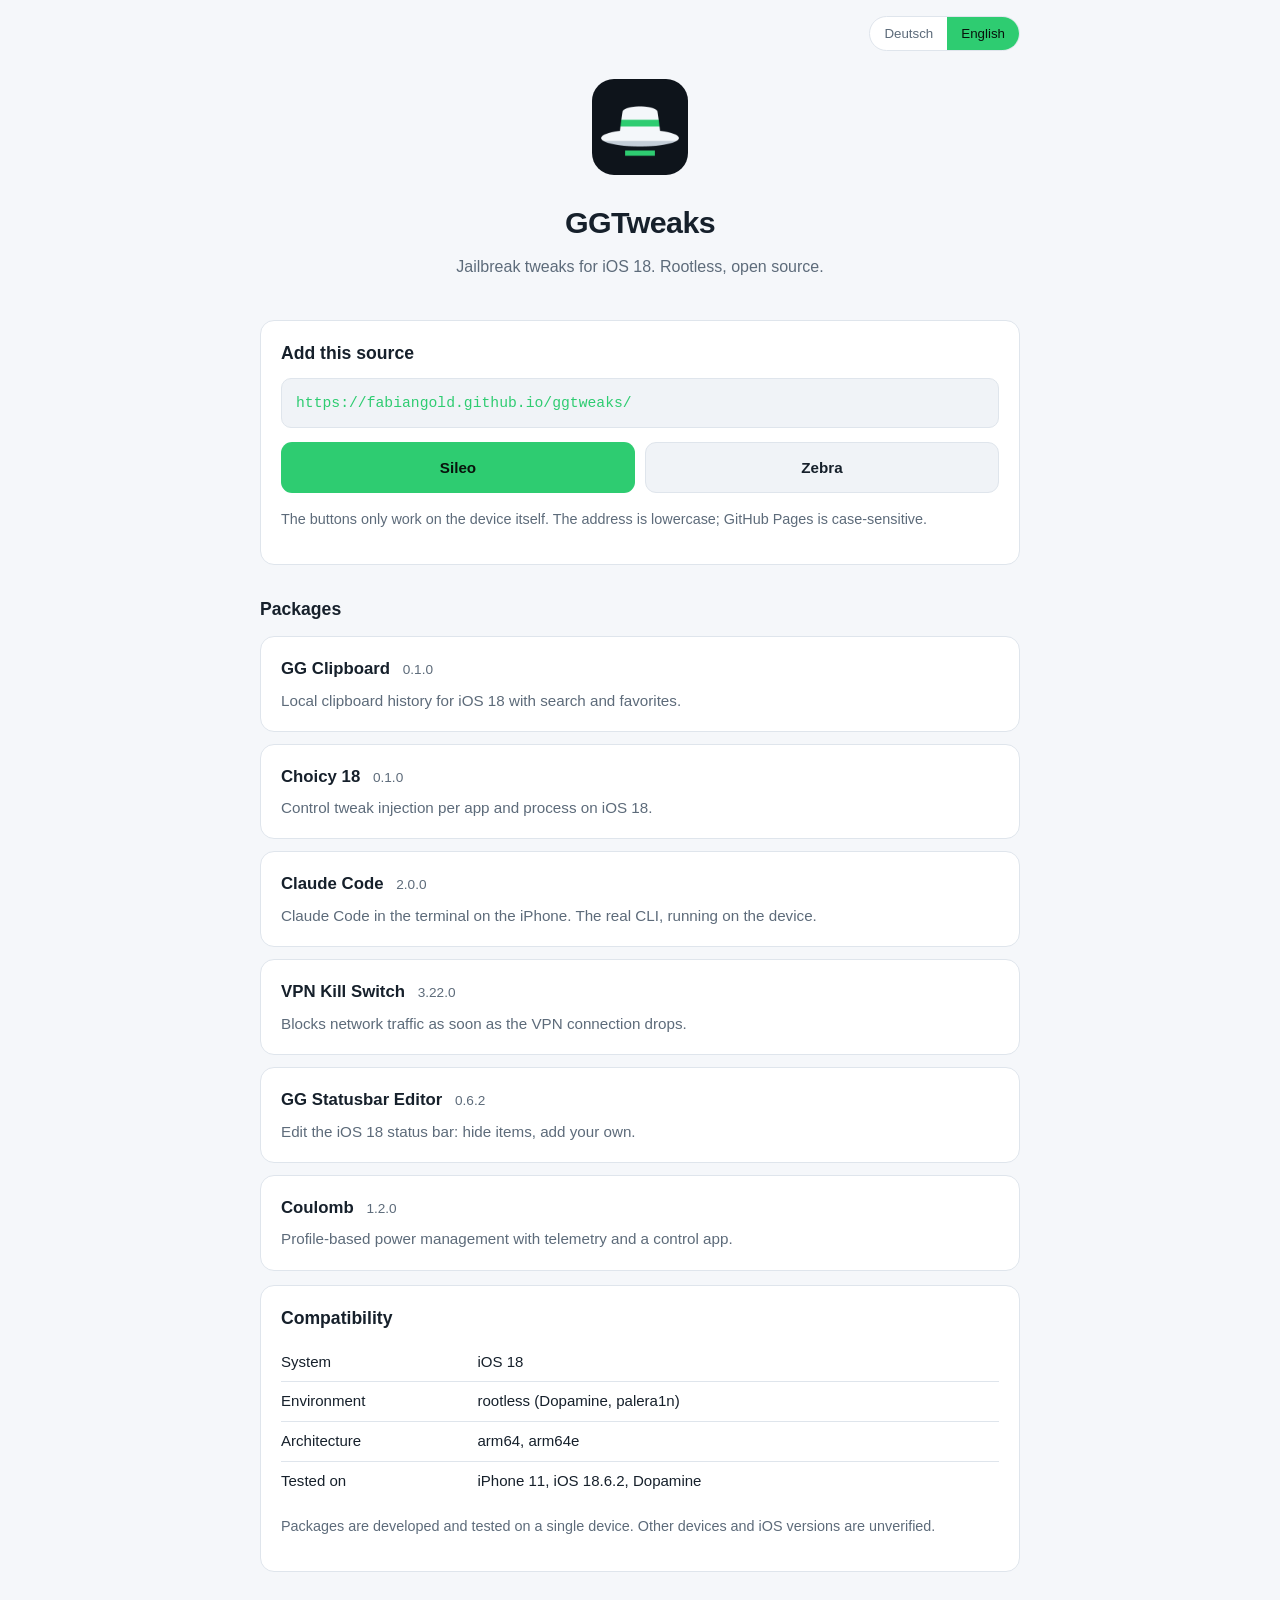
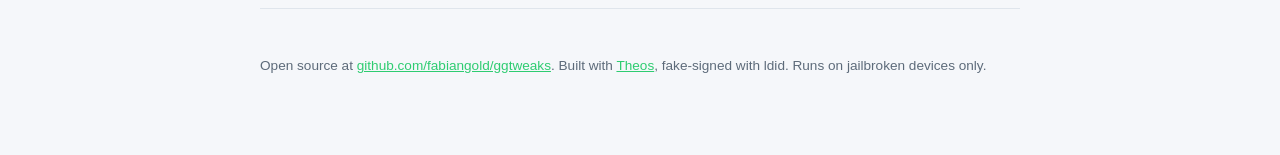
<file: index.html>
<!doctype html>
<html lang="de">
<head>
<meta charset="utf-8">
<meta name="viewport" content="width=device-width, initial-scale=1">
<title>GGTweaks</title>
<link rel="icon" href="favicon.png">
<link rel="stylesheet" href="assets/style.css">
<meta name="description" content="Jailbreak-Repo für iOS 18. Rootless, quelloffen.">
<script src="assets/lang.js" defer></script>
</head>
<body>
<div class="wrap">

<div class="topbar">
  <span></span>
  <div class="langtoggle" role="group" aria-label="Sprache / Language">
    <button id="btn-de" aria-pressed="true">Deutsch</button>
    <button id="btn-en" aria-pressed="false">English</button>
  </div>
</div>

<header class="center">
  <img src="icon.png" alt="GGTweaks">
  <h1>GGTweaks</h1>
  <p class="lead" data-lang="de">Jailbreak-Tweaks für iOS 18. Rootless, quelloffen.</p>
  <p class="lead" data-lang="en">Jailbreak tweaks for iOS 18. Rootless, open source.</p>
</header>

<div class="card">
  <h2 style="margin-top:0" data-lang="de">Quelle hinzufügen</h2>
  <h2 style="margin-top:0" data-lang="en">Add this source</h2>
  <span class="url">https://fabiangold.github.io/ggtweaks/</span>
  <div class="btns">
    <a class="btn primary" href="sileo://source/https://fabiangold.github.io/ggtweaks/">Sileo</a>
    <a class="btn plain" href="zbra://sources/add/https://fabiangold.github.io/ggtweaks/">Zebra</a>
  </div>
  <p class="note" data-lang="de">
    Die Knöpfe funktionieren nur auf dem Gerät selbst. Die Adresse ist
    kleingeschrieben; GitHub Pages unterscheidet Groß- und Kleinschreibung.
  </p>
  <p class="note" data-lang="en">
    The buttons only work on the device itself. The address is lowercase;
    GitHub Pages is case-sensitive.
  </p>
</div>

<h2 data-lang="de">Pakete</h2>
<h2 data-lang="en">Packages</h2>

<a class="pkg" href="depictions/ggclipboard/">
  <div class="name">GG Clipboard <span class="ver">0.1.0</span></div>
  <p class="desc" data-lang="de">
    Lokaler Zwischenablageverlauf für iOS 18 mit Suche und Favoriten.
  </p>
  <p class="desc" data-lang="en">
    Local clipboard history for iOS 18 with search and favorites.
  </p>
</a>

<a class="pkg" href="depictions/choicy18/">
  <div class="name">Choicy 18 <span class="ver">0.1.0</span></div>
  <p class="desc" data-lang="de">
    Tweak-Injection unter iOS 18 pro App und Prozess steuern.
  </p>
  <p class="desc" data-lang="en">
    Control tweak injection per app and process on iOS 18.
  </p>
</a>

<a class="pkg" href="depictions/claudecode/">
  <div class="name">Claude Code <span class="ver">2.0.0</span></div>
  <p class="desc" data-lang="de">
    Claude Code im Terminal auf dem iPhone. Die echte CLI, auf dem Gerät ausgeführt.
  </p>
  <p class="desc" data-lang="en">
    Claude Code in the terminal on the iPhone. The real CLI, running on the device.
  </p>
</a>

<a class="pkg" href="depictions/vpnkillswitch/">
  <div class="name">VPN Kill Switch <span class="ver">3.22.0</span></div>
  <p class="desc" data-lang="de">
    Blockiert den Netzwerkverkehr, sobald die VPN-Verbindung abbricht.
  </p>
  <p class="desc" data-lang="en">
    Blocks network traffic as soon as the VPN connection drops.
  </p>
</a>

<a class="pkg" href="depictions/statusbareditor/">
  <div class="name">GG Statusbar Editor <span class="ver">0.6.2</span></div>
  <p class="desc" data-lang="de">
    Die Statusleiste von iOS 18 bearbeiten: Elemente ausblenden, eigene ergänzen.
  </p>
  <p class="desc" data-lang="en">
    Edit the iOS 18 status bar: hide items, add your own.
  </p>
</a>

<a class="pkg" href="depictions/coulomb/">
  <div class="name">Coulomb <span class="ver">1.2.0</span></div>
  <p class="desc" data-lang="de">
    Profilbasiertes Energiemanagement mit Telemetrie und Steuer-App.
  </p>
  <p class="desc" data-lang="en">
    Profile-based power management with telemetry and a control app.
  </p>
</a>

<div class="card">
  <h2 style="margin-top:0" data-lang="de">Kompatibilität</h2>
  <h2 style="margin-top:0" data-lang="en">Compatibility</h2>
  <table>
    <tr>
      <td data-lang="de">System</td><td data-lang="en">System</td>
      <td>iOS 18</td>
    </tr>
    <tr>
      <td data-lang="de">Umgebung</td><td data-lang="en">Environment</td>
      <td>rootless (Dopamine, palera1n)</td>
    </tr>
    <tr>
      <td data-lang="de">Architektur</td><td data-lang="en">Architecture</td>
      <td>arm64, arm64e</td>
    </tr>
    <tr>
      <td data-lang="de">Getestet auf</td><td data-lang="en">Tested on</td>
      <td>iPhone 11, iOS 18.6.2, Dopamine</td>
    </tr>
  </table>
  <p class="note" data-lang="de">
    Die Pakete werden auf einem einzigen Gerät entwickelt und getestet. Andere
    Geräte und iOS-Versionen sind nicht geprüft.
  </p>
  <p class="note" data-lang="en">
    Packages are developed and tested on a single device. Other devices and iOS
    versions are unverified.
  </p>
</div>

<footer>
  <p data-lang="de">
    Quelloffen unter <a href="https://github.com/fabiangold/ggtweaks">github.com/fabiangold/ggtweaks</a>.
    Gebaut mit <a href="https://theos.dev">Theos</a>, fake-signiert mit ldid.
    Läuft ausschließlich auf gejailbreakten Geräten.
  </p>
  <p data-lang="en">
    Open source at <a href="https://github.com/fabiangold/ggtweaks">github.com/fabiangold/ggtweaks</a>.
    Built with <a href="https://theos.dev">Theos</a>, fake-signed with ldid.
    Runs on jailbroken devices only.
  </p>
</footer>

</div>
</body>
</html>
</file>
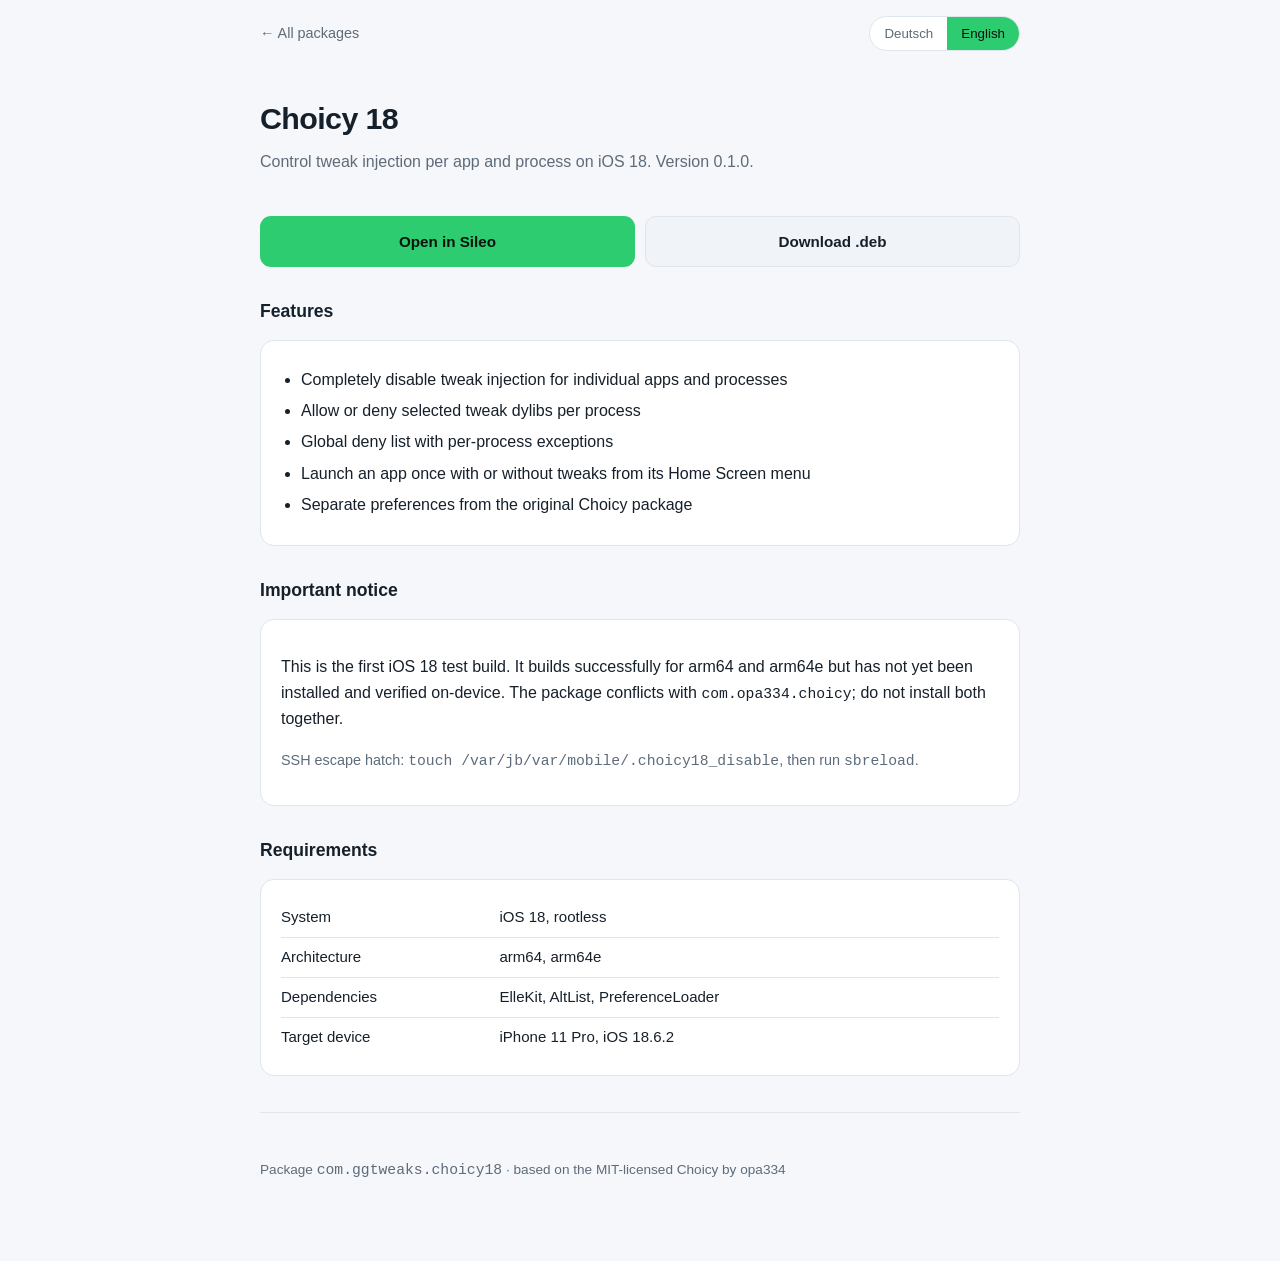
<file: depictions/choicy18/index.html>
<!doctype html>
<html lang="de">
<head>
<meta charset="utf-8">
<meta name="viewport" content="width=device-width, initial-scale=1">
<title>Choicy 18 — GGTweaks</title>
<link rel="icon" href="../../favicon.png">
<link rel="stylesheet" href="../../assets/style.css">
<script src="../../assets/lang.js" defer></script>
</head>
<body>
<div class="wrap">

<div class="topbar">
  <a class="back" href="../../"><span data-lang="de">← Alle Pakete</span><span data-lang="en">← All packages</span></a>
  <div class="langtoggle" role="group" aria-label="Sprache / Language">
    <button id="btn-de" aria-pressed="true">Deutsch</button>
    <button id="btn-en" aria-pressed="false">English</button>
  </div>
</div>

<header>
  <h1>Choicy 18</h1>
  <p class="lead" data-lang="de">
    Tweak-Injection unter iOS 18 pro App und Prozess steuern. Version 0.1.0.
  </p>
  <p class="lead" data-lang="en">
    Control tweak injection per app and process on iOS 18. Version 0.1.0.
  </p>
</header>

<div class="btns">
  <a class="btn primary" href="sileo://source/https://fabiangold.github.io/ggtweaks/">
    <span data-lang="de">In Sileo öffnen</span><span data-lang="en">Open in Sileo</span>
  </a>
  <a class="btn plain" href="../../debs/com.ggtweaks.choicy18_0.1.0_iphoneos-arm64.deb">
    <span data-lang="de">.deb laden</span><span data-lang="en">Download .deb</span>
  </a>
</div>

<h2 data-lang="de">Funktionen</h2>
<h2 data-lang="en">Features</h2>
<div class="card">
  <ul data-lang="de">
    <li>Tweak-Injection für einzelne Apps und Prozesse vollständig abschalten</li>
    <li>Pro Prozess nur bestimmte Tweak-Dylibs erlauben oder sperren</li>
    <li>Globale Sperrliste mit Ausnahmen</li>
    <li>Apps über das Home-Screen-Menü einmalig mit oder ohne Tweaks starten</li>
    <li>Eigene Einstellungen, getrennt vom originalen Choicy</li>
  </ul>
  <ul data-lang="en">
    <li>Completely disable tweak injection for individual apps and processes</li>
    <li>Allow or deny selected tweak dylibs per process</li>
    <li>Global deny list with per-process exceptions</li>
    <li>Launch an app once with or without tweaks from its Home Screen menu</li>
    <li>Separate preferences from the original Choicy package</li>
  </ul>
</div>

<h2 data-lang="de">Wichtiger Hinweis</h2>
<h2 data-lang="en">Important notice</h2>
<div class="card">
  <p data-lang="de">
    Dies ist der erste iOS-18-Testbuild. Er wurde erfolgreich für arm64 und
    arm64e gebaut, aber noch nicht auf dem Gerät installiert und verifiziert.
    Das Paket steht im Konflikt mit <code>com.opa334.choicy</code>; beide dürfen
    nicht gleichzeitig installiert sein.
  </p>
  <p data-lang="en">
    This is the first iOS 18 test build. It builds successfully for arm64 and
    arm64e but has not yet been installed and verified on-device. The package
    conflicts with <code>com.opa334.choicy</code>; do not install both together.
  </p>
  <p class="note" data-lang="de">
    Notausgang per SSH: <code>touch /var/jb/var/mobile/.choicy18_disable</code>,
    danach <code>sbreload</code>.
  </p>
  <p class="note" data-lang="en">
    SSH escape hatch: <code>touch /var/jb/var/mobile/.choicy18_disable</code>,
    then run <code>sbreload</code>.
  </p>
</div>

<h2 data-lang="de">Voraussetzungen</h2>
<h2 data-lang="en">Requirements</h2>
<div class="card">
  <table>
    <tr><td data-lang="de">System</td><td data-lang="en">System</td><td>iOS 18, rootless</td></tr>
    <tr><td data-lang="de">Architektur</td><td data-lang="en">Architecture</td><td>arm64, arm64e</td></tr>
    <tr><td data-lang="de">Abhängigkeiten</td><td data-lang="en">Dependencies</td><td>ElleKit, AltList, PreferenceLoader</td></tr>
    <tr><td data-lang="de">Zielgerät</td><td data-lang="en">Target device</td><td>iPhone 11 Pro, iOS 18.6.2</td></tr>
  </table>
</div>

<footer>
  <p data-lang="de">Paket <code>com.ggtweaks.choicy18</code> · basiert auf dem MIT-lizenzierten Choicy von opa334</p>
  <p data-lang="en">Package <code>com.ggtweaks.choicy18</code> · based on the MIT-licensed Choicy by opa334</p>
</footer>

</div>
</body>
</html>
</file>
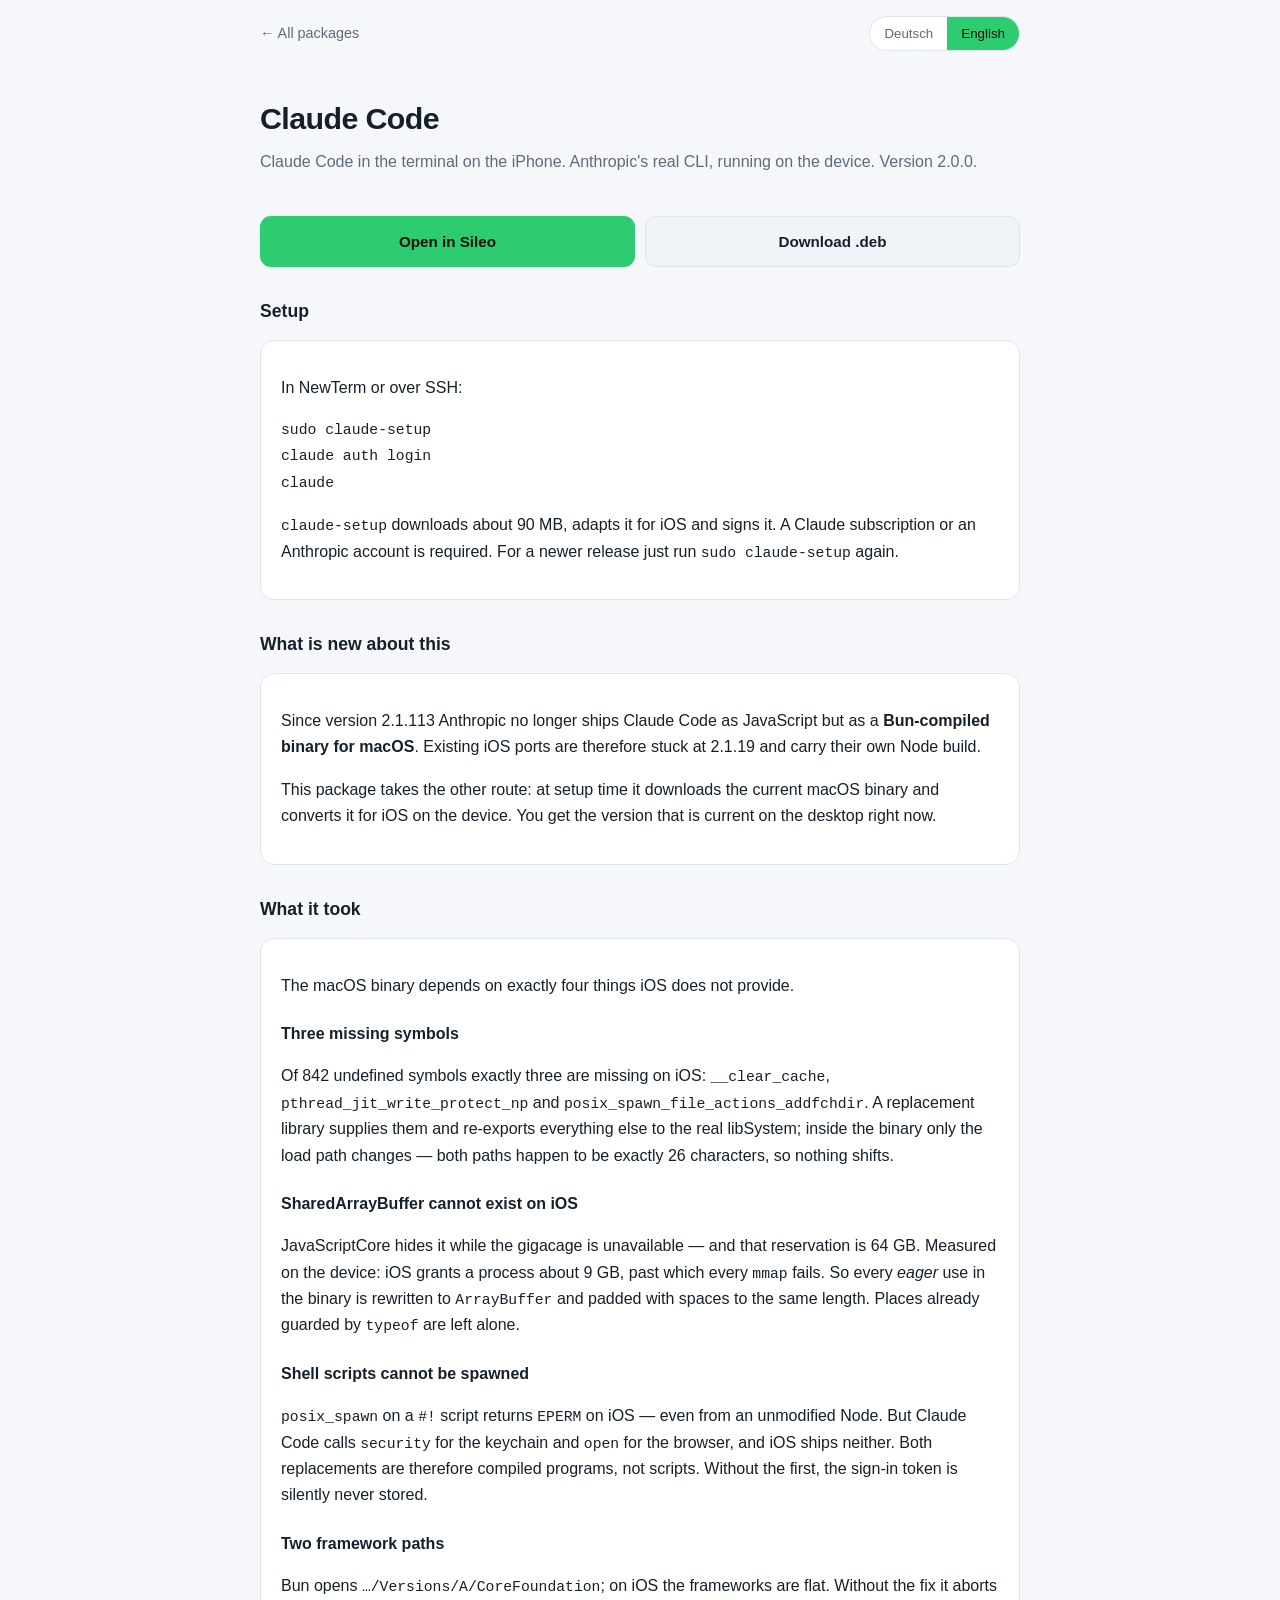
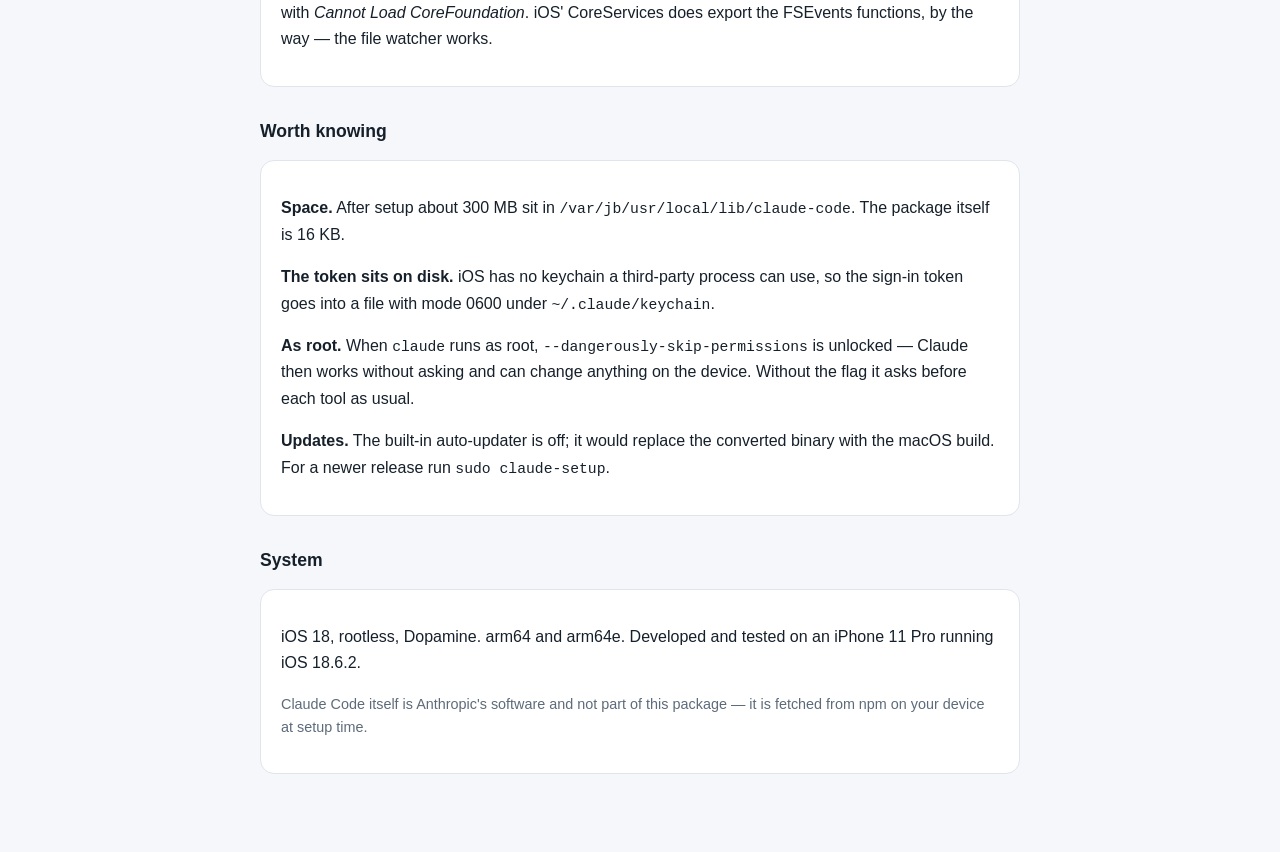
<file: depictions/claudecode/index.html>
<!doctype html>
<html lang="de">
<head>
<meta charset="utf-8">
<meta name="viewport" content="width=device-width, initial-scale=1">
<title>Claude Code — GGTweaks</title>
<link rel="icon" href="../../favicon.png">
<link rel="stylesheet" href="../../assets/style.css">
<script src="../../assets/lang.js" defer></script>
</head>
<body>
<div class="wrap">

<div class="topbar">
  <a class="back" href="../../"><span data-lang="de">← Alle Pakete</span><span data-lang="en">← All packages</span></a>
  <div class="langtoggle" role="group" aria-label="Sprache / Language">
    <button id="btn-de" aria-pressed="true">Deutsch</button>
    <button id="btn-en" aria-pressed="false">English</button>
  </div>
</div>

<header>
  <h1>Claude Code</h1>
  <p class="lead" data-lang="de">
    Claude Code im Terminal auf dem iPhone. Die echte CLI von Anthropic, auf dem
    Gerät ausgeführt. Version 2.0.0.
  </p>
  <p class="lead" data-lang="en">
    Claude Code in the terminal on the iPhone. Anthropic's real CLI, running on
    the device. Version 2.0.0.
  </p>
</header>

<div class="btns">
  <a class="btn primary" href="sileo://source/https://fabiangold.github.io/ggtweaks/">
    <span data-lang="de">In Sileo öffnen</span><span data-lang="en">Open in Sileo</span>
  </a>
  <a class="btn plain" href="../../debs/com.ggtweaks.claudecode_2.0.0_iphoneos-arm64.deb">
    <span data-lang="de">.deb laden</span><span data-lang="en">Download .deb</span>
  </a>
</div>

<h2 data-lang="de">Einrichten</h2>
<h2 data-lang="en">Setup</h2>
<div class="card">
  <p data-lang="de">In NewTerm oder über SSH:</p>
  <p data-lang="en">In NewTerm or over SSH:</p>
  <pre><code>sudo claude-setup
claude auth login
claude</code></pre>
  <p data-lang="de">
    <code>claude-setup</code> lädt rund 90 MB, passt sie für iOS an und
    signiert. Ein Claude-Abonnement oder ein Anthropic-Konto ist Voraussetzung.
    Für eine neuere Fassung einfach wieder <code>sudo claude-setup</code>.
  </p>
  <p data-lang="en">
    <code>claude-setup</code> downloads about 90 MB, adapts it for iOS and signs
    it. A Claude subscription or an Anthropic account is required. For a newer
    release just run <code>sudo claude-setup</code> again.
  </p>
</div>

<h2 data-lang="de">Was daran neu ist</h2>
<h2 data-lang="en">What is new about this</h2>
<div class="card">
  <p data-lang="de">
    Anthropic liefert Claude Code seit Fassung 2.1.113 nicht mehr als
    JavaScript, sondern als <strong>mit Bun übersetztes Binary für macOS</strong>.
    Bisherige Portierungen auf iOS hängen deshalb bei Fassung 2.1.19 fest und
    bringen ein eigenes Node mit.
  </p>
  <p data-lang="en">
    Since version 2.1.113 Anthropic no longer ships Claude Code as JavaScript
    but as a <strong>Bun-compiled binary for macOS</strong>. Existing iOS ports
    are therefore stuck at 2.1.19 and carry their own Node build.
  </p>
  <p data-lang="de">
    Dieses Paket geht den anderen Weg: es lädt beim Einrichten das aktuelle
    macOS-Binary und rechnet es auf dem Gerät auf iOS um. Du bekommst also die
    Fassung, die gerade auch auf dem Rechner läuft.
  </p>
  <p data-lang="en">
    This package takes the other route: at setup time it downloads the current
    macOS binary and converts it for iOS on the device. You get the version that
    is current on the desktop right now.
  </p>
</div>

<h2 data-lang="de">Was dafür nötig war</h2>
<h2 data-lang="en">What it took</h2>
<div class="card">
  <p data-lang="de">
    Das macOS-Binary hängt an genau vier Dingen, die es unter iOS nicht gibt.
  </p>
  <p data-lang="en">
    The macOS binary depends on exactly four things iOS does not provide.
  </p>

  <h3 data-lang="de">Drei fehlende Symbole</h3>
  <h3 data-lang="en">Three missing symbols</h3>
  <p data-lang="de">
    Von 842 undefinierten Symbolen fehlen unter iOS genau drei:
    <code>__clear_cache</code>, <code>pthread_jit_write_protect_np</code> und
    <code>posix_spawn_file_actions_addfchdir</code>. Eine Ersatzbibliothek
    liefert sie nach und reicht alles Übrige an die echte libSystem weiter; im
    Binary wird nur der Ladepfad umgebogen — beide Pfade sind zufällig genau
    26 Zeichen lang, es verschiebt sich also kein Byte.
  </p>
  <p data-lang="en">
    Of 842 undefined symbols exactly three are missing on iOS:
    <code>__clear_cache</code>, <code>pthread_jit_write_protect_np</code> and
    <code>posix_spawn_file_actions_addfchdir</code>. A replacement library
    supplies them and re-exports everything else to the real libSystem; inside
    the binary only the load path changes — both paths happen to be exactly
    26 characters, so nothing shifts.
  </p>

  <h3 data-lang="de">SharedArrayBuffer kann es unter iOS nicht geben</h3>
  <h3 data-lang="en">SharedArrayBuffer cannot exist on iOS</h3>
  <p data-lang="de">
    JavaScriptCore blendet ihn aus, solange die Gigacage fehlt — und die will
    64 GB Adressraum reservieren. Am Gerät nachgemessen: iOS gibt einem Prozess
    rund 9 GB, darüber scheitert jedes <code>mmap</code>. Also wird jede
    <em>eifrige</em> Verwendung im Binary auf <code>ArrayBuffer</code>
    umgeschrieben und mit Leerzeichen auf dieselbe Länge gebracht. Stellen, die
    ohnehin mit <code>typeof</code> abgesichert sind, bleiben unangetastet.
  </p>
  <p data-lang="en">
    JavaScriptCore hides it while the gigacage is unavailable — and that
    reservation is 64 GB. Measured on the device: iOS grants a process about
    9 GB, past which every <code>mmap</code> fails. So every <em>eager</em> use
    in the binary is rewritten to <code>ArrayBuffer</code> and padded with
    spaces to the same length. Places already guarded by <code>typeof</code> are
    left alone.
  </p>

  <h3 data-lang="de">Skripte lassen sich nicht starten</h3>
  <h3 data-lang="en">Shell scripts cannot be spawned</h3>
  <p data-lang="de">
    <code>posix_spawn</code> auf ein <code>#!</code>-Skript liefert unter iOS
    <code>EPERM</code> — auch aus unverändertem Node heraus. Claude Code ruft
    aber <code>security</code> für den Schlüsselbund und <code>open</code> für
    den Browser auf, und beides bringt iOS nicht mit. Beide Ersätze sind deshalb
    übersetzte Programme, keine Skripte. Ohne den ersten wird das Anmeldetoken
    stillschweigend nicht gespeichert.
  </p>
  <p data-lang="en">
    <code>posix_spawn</code> on a <code>#!</code> script returns
    <code>EPERM</code> on iOS — even from an unmodified Node. But Claude Code
    calls <code>security</code> for the keychain and <code>open</code> for the
    browser, and iOS ships neither. Both replacements are therefore compiled
    programs, not scripts. Without the first, the sign-in token is silently
    never stored.
  </p>

  <h3 data-lang="de">Zwei Framework-Pfade</h3>
  <h3 data-lang="en">Two framework paths</h3>
  <p data-lang="de">
    Bun öffnet <code>…/Versions/A/CoreFoundation</code>; unter iOS liegen die
    Frameworks flach. Ohne die Korrektur bricht es mit
    <em>Cannot Load CoreFoundation</em> ab. iOS' CoreServices exportiert die
    FSEvents-Funktionen übrigens wirklich — der Dateiwächter läuft.
  </p>
  <p data-lang="en">
    Bun opens <code>…/Versions/A/CoreFoundation</code>; on iOS the frameworks
    are flat. Without the fix it aborts with <em>Cannot Load CoreFoundation</em>.
    iOS' CoreServices does export the FSEvents functions, by the way — the file
    watcher works.
  </p>
</div>

<h2 data-lang="de">Was du wissen solltest</h2>
<h2 data-lang="en">Worth knowing</h2>
<div class="card">
  <p data-lang="de">
    <strong>Platz.</strong> Nach dem Einrichten liegen rund 300 MB unter
    <code>/var/jb/usr/local/lib/claude-code</code>. Das Paket selbst ist 16 KB.
  </p>
  <p data-lang="en">
    <strong>Space.</strong> After setup about 300 MB sit in
    <code>/var/jb/usr/local/lib/claude-code</code>. The package itself is 16 KB.
  </p>
  <p data-lang="de">
    <strong>Das Token liegt im Klartext.</strong> iOS hat keinen Schlüsselbund,
    den ein fremder Prozess benutzen kann. Das Anmeldetoken landet deshalb in
    einer Datei mit Modus 0600 unter <code>~/.claude/keychain</code>.
  </p>
  <p data-lang="en">
    <strong>The token sits on disk.</strong> iOS has no keychain a third-party
    process can use, so the sign-in token goes into a file with mode 0600 under
    <code>~/.claude/keychain</code>.
  </p>
  <p data-lang="de">
    <strong>Als root.</strong> Läuft <code>claude</code> als root, ist
    <code>--dangerously-skip-permissions</code> freigeschaltet — Claude arbeitet
    dann ohne Rückfrage und kann alles auf dem Gerät ändern. Ohne den Schalter
    wird wie gewohnt vor jedem Werkzeug gefragt.
  </p>
  <p data-lang="en">
    <strong>As root.</strong> When <code>claude</code> runs as root,
    <code>--dangerously-skip-permissions</code> is unlocked — Claude then works
    without asking and can change anything on the device. Without the flag it
    asks before each tool as usual.
  </p>
  <p data-lang="de">
    <strong>Aktualisieren.</strong> Der eingebaute Autoupdater ist abgeschaltet;
    er würde das umgerechnete Binary durch das macOS-Build ersetzen. Für eine
    neuere Fassung <code>sudo claude-setup</code>.
  </p>
  <p data-lang="en">
    <strong>Updates.</strong> The built-in auto-updater is off; it would replace
    the converted binary with the macOS build. For a newer release run
    <code>sudo claude-setup</code>.
  </p>
</div>

<h2 data-lang="de">System</h2>
<h2 data-lang="en">System</h2>
<div class="card">
  <p data-lang="de">
    iOS 18, rootless, Dopamine. arm64 und arm64e. Entwickelt und geprüft auf
    einem iPhone 11 Pro mit iOS 18.6.2.
  </p>
  <p data-lang="en">
    iOS 18, rootless, Dopamine. arm64 and arm64e. Developed and tested on an
    iPhone 11 Pro running iOS 18.6.2.
  </p>
  <p class="note" data-lang="de">
    Claude Code selbst ist Software von Anthropic und nicht Teil dieses Pakets —
    es wird beim Einrichten auf deinem Gerät von npm geladen.
  </p>
  <p class="note" data-lang="en">
    Claude Code itself is Anthropic's software and not part of this package — it
    is fetched from npm on your device at setup time.
  </p>
</div>

</div>
</body>
</html>
</file>
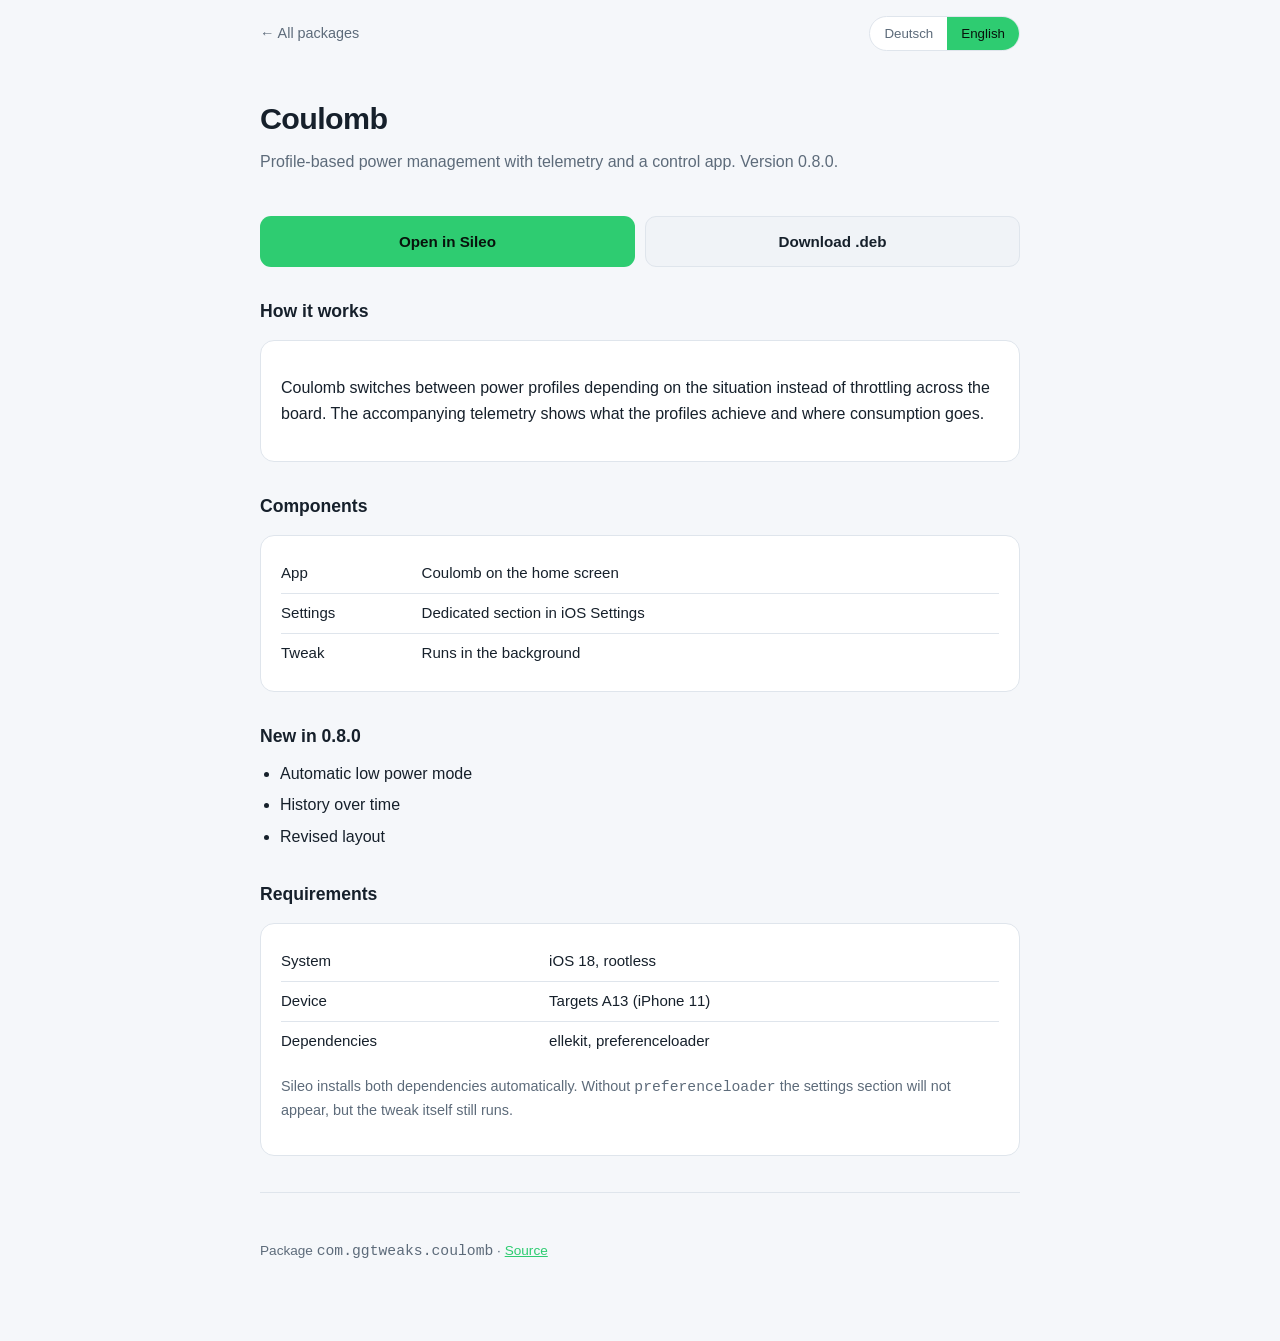
<file: depictions/coulomb/index.html>
<!doctype html>
<html lang="de">
<head>
<meta charset="utf-8">
<meta name="viewport" content="width=device-width, initial-scale=1">
<title>Coulomb — GGTweaks</title>
<link rel="icon" href="../../favicon.png">
<link rel="stylesheet" href="../../assets/style.css">
<script src="../../assets/lang.js" defer></script>
</head>
<body>
<div class="wrap">

<div class="topbar">
  <a class="back" href="../../"><span data-lang="de">← Alle Pakete</span><span data-lang="en">← All packages</span></a>
  <div class="langtoggle" role="group" aria-label="Sprache / Language">
    <button id="btn-de" aria-pressed="true">Deutsch</button>
    <button id="btn-en" aria-pressed="false">English</button>
  </div>
</div>

<header>
  <h1>Coulomb</h1>
  <p class="lead" data-lang="de">
    Profilbasiertes Energiemanagement mit Telemetrie und Steuer-App. Version 0.8.0.
  </p>
  <p class="lead" data-lang="en">
    Profile-based power management with telemetry and a control app. Version 0.8.0.
  </p>
</header>

<div class="btns">
  <a class="btn primary" href="sileo://source/https://fabiangold.github.io/ggtweaks/">
    <span data-lang="de">In Sileo öffnen</span><span data-lang="en">Open in Sileo</span>
  </a>
  <a class="btn plain" href="../../debs/com.ggtweaks.coulomb_0.8.0_iphoneos-arm64.deb">
    <span data-lang="de">.deb laden</span><span data-lang="en">Download .deb</span>
  </a>
</div>

<h2 data-lang="de">Funktionsweise</h2>
<h2 data-lang="en">How it works</h2>
<div class="card">
  <p data-lang="de">
    Coulomb schaltet je nach Betriebslage zwischen Energieprofilen um, statt
    pauschal zu drosseln. Die begleitende Telemetrie zeigt, welchen Effekt die
    Profile haben und wohin der Verbrauch geht.
  </p>
  <p data-lang="en">
    Coulomb switches between power profiles depending on the situation instead
    of throttling across the board. The accompanying telemetry shows what the
    profiles achieve and where consumption goes.
  </p>
</div>

<h2 data-lang="de">Bestandteile</h2>
<h2 data-lang="en">Components</h2>
<div class="card">
  <table>
    <tr>
      <td data-lang="de">App</td><td data-lang="en">App</td>
      <td data-lang="de">Coulomb auf dem Home-Bildschirm</td>
      <td data-lang="en">Coulomb on the home screen</td>
    </tr>
    <tr>
      <td data-lang="de">Einstellungen</td><td data-lang="en">Settings</td>
      <td data-lang="de">Eigener Bereich in den iOS-Einstellungen</td>
      <td data-lang="en">Dedicated section in iOS Settings</td>
    </tr>
    <tr>
      <td data-lang="de">Tweak</td><td data-lang="en">Tweak</td>
      <td data-lang="de">Läuft im Hintergrund mit</td>
      <td data-lang="en">Runs in the background</td>
    </tr>
  </table>
</div>

<h2 data-lang="de">Neu in 0.8.0</h2>
<h2 data-lang="en">New in 0.8.0</h2>
<ul data-lang="de">
  <li>Automatischer Energiesparmodus</li>
  <li>Verlauf über die Zeit</li>
  <li>Überarbeitetes Layout</li>
</ul>
<ul data-lang="en">
  <li>Automatic low power mode</li>
  <li>History over time</li>
  <li>Revised layout</li>
</ul>

<h2 data-lang="de">Voraussetzungen</h2>
<h2 data-lang="en">Requirements</h2>
<div class="card">
  <table>
    <tr><td data-lang="de">System</td><td data-lang="en">System</td><td>iOS 18, rootless</td></tr>
    <tr>
      <td data-lang="de">Gerät</td><td data-lang="en">Device</td>
      <td data-lang="de">Auf A13 ausgelegt (iPhone 11)</td>
      <td data-lang="en">Targets A13 (iPhone 11)</td>
    </tr>
    <tr><td data-lang="de">Abhängigkeiten</td><td data-lang="en">Dependencies</td><td>ellekit, preferenceloader</td></tr>
  </table>
  <p class="note" data-lang="de">
    Beide Abhängigkeiten installiert Sileo automatisch mit. Fehlt
    <code>preferenceloader</code>, erscheint der Einstellungsbereich nicht; der
    Tweak selbst läuft trotzdem.
  </p>
  <p class="note" data-lang="en">
    Sileo installs both dependencies automatically. Without
    <code>preferenceloader</code> the settings section will not appear, but the
    tweak itself still runs.
  </p>
</div>

<footer>
  <p data-lang="de">
    Paket <code>com.ggtweaks.coulomb</code> ·
    <a href="https://github.com/fabiangold/ggtweaks">Quellcode</a>
  </p>
  <p data-lang="en">
    Package <code>com.ggtweaks.coulomb</code> ·
    <a href="https://github.com/fabiangold/ggtweaks">Source</a>
  </p>
</footer>

</div>
</body>
</html>
</file>
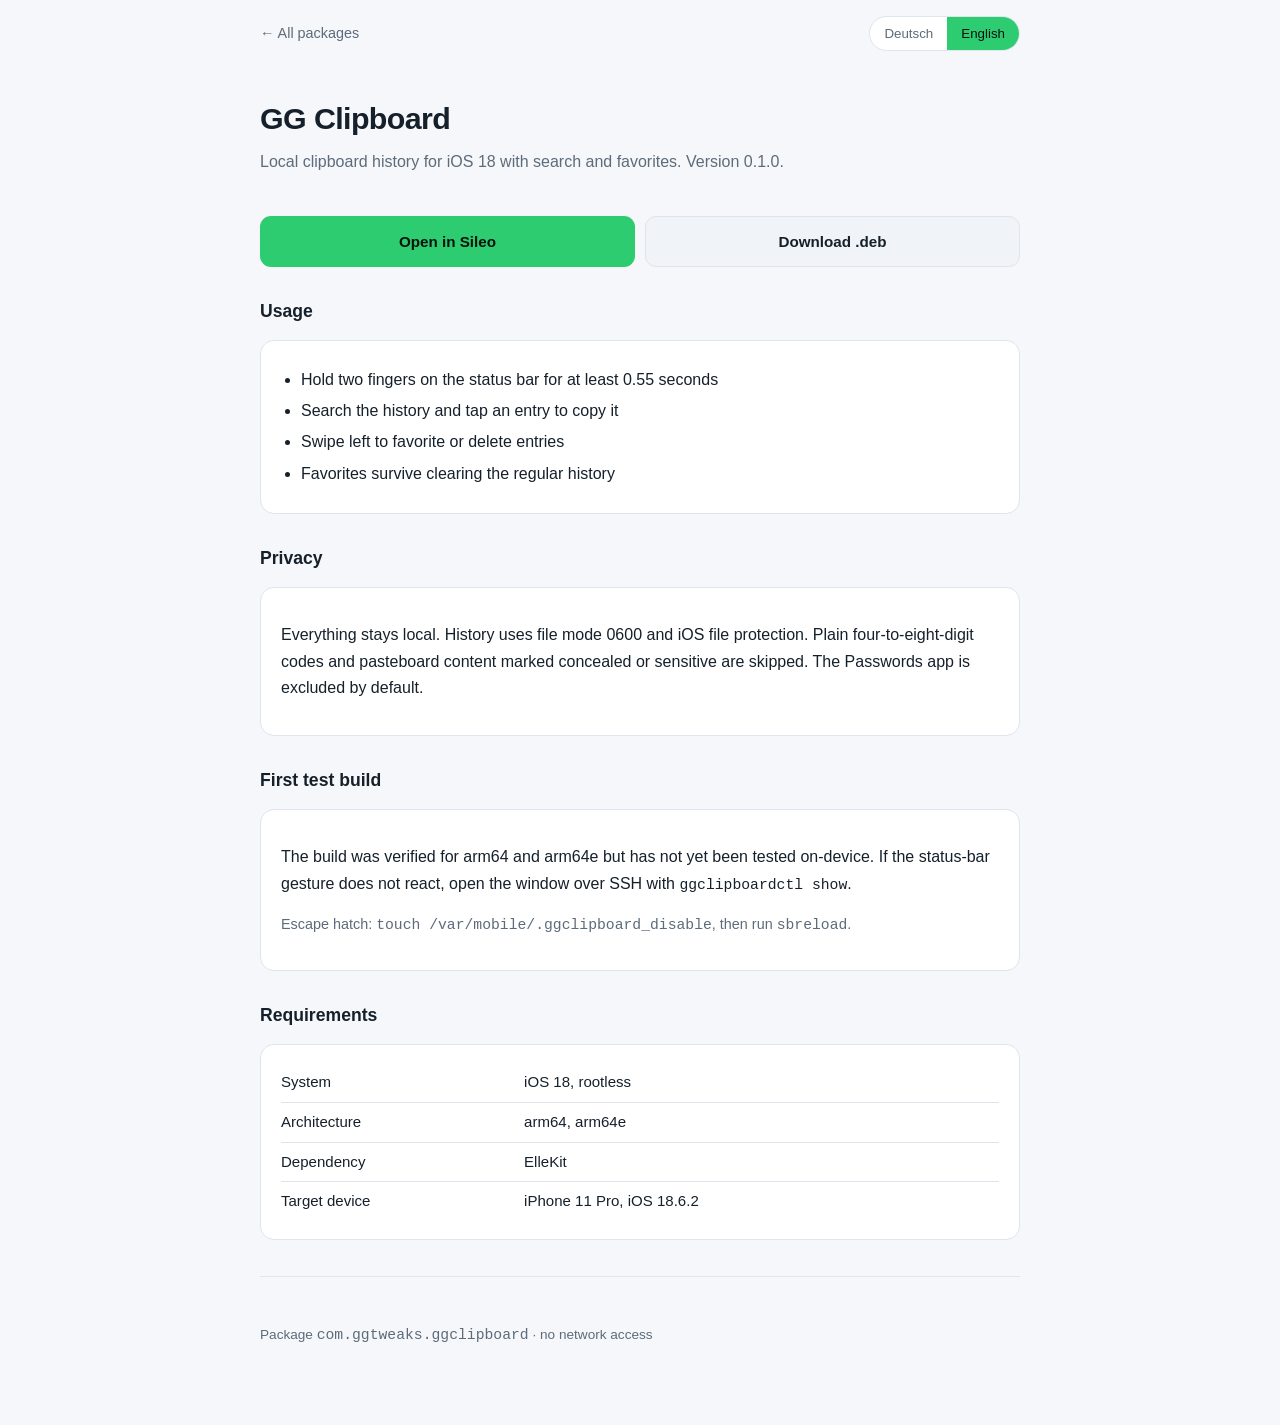
<file: depictions/ggclipboard/index.html>
<!doctype html>
<html lang="de">
<head>
<meta charset="utf-8">
<meta name="viewport" content="width=device-width, initial-scale=1">
<title>GG Clipboard — GGTweaks</title>
<link rel="icon" href="../../favicon.png">
<link rel="stylesheet" href="../../assets/style.css">
<script src="../../assets/lang.js" defer></script>
</head>
<body>
<div class="wrap">

<div class="topbar">
  <a class="back" href="../../"><span data-lang="de">← Alle Pakete</span><span data-lang="en">← All packages</span></a>
  <div class="langtoggle" role="group" aria-label="Sprache / Language">
    <button id="btn-de" aria-pressed="true">Deutsch</button>
    <button id="btn-en" aria-pressed="false">English</button>
  </div>
</div>

<header>
  <h1>GG Clipboard</h1>
  <p class="lead" data-lang="de">
    Lokaler Zwischenablageverlauf für iOS 18 mit Suche und Favoriten. Version 0.1.0.
  </p>
  <p class="lead" data-lang="en">
    Local clipboard history for iOS 18 with search and favorites. Version 0.1.0.
  </p>
</header>

<div class="btns">
  <a class="btn primary" href="sileo://source/https://fabiangold.github.io/ggtweaks/">
    <span data-lang="de">In Sileo öffnen</span><span data-lang="en">Open in Sileo</span>
  </a>
  <a class="btn plain" href="../../debs/com.ggtweaks.ggclipboard_0.1.0_iphoneos-arm64.deb">
    <span data-lang="de">.deb laden</span><span data-lang="en">Download .deb</span>
  </a>
</div>

<h2 data-lang="de">Bedienung</h2>
<h2 data-lang="en">Usage</h2>
<div class="card">
  <ul data-lang="de">
    <li>Zwei Finger mindestens 0,55 Sekunden auf die Statusleiste halten</li>
    <li>Verlauf durchsuchen und einen Eintrag zum Kopieren antippen</li>
    <li>Nach links wischen, um Einträge zu favorisieren oder zu löschen</li>
    <li>Favoriten bleiben beim Leeren des normalen Verlaufs erhalten</li>
  </ul>
  <ul data-lang="en">
    <li>Hold two fingers on the status bar for at least 0.55 seconds</li>
    <li>Search the history and tap an entry to copy it</li>
    <li>Swipe left to favorite or delete entries</li>
    <li>Favorites survive clearing the regular history</li>
  </ul>
</div>

<h2 data-lang="de">Datenschutz</h2>
<h2 data-lang="en">Privacy</h2>
<div class="card">
  <p data-lang="de">
    Alles bleibt lokal. Der Verlauf wird mit Dateirechten 0600 und iOS-Dateischutz
    gespeichert. Reine vier- bis achtstellige Zahlencodes sowie Pasteboard-Inhalte,
    die als verborgen oder sensibel markiert sind, werden übersprungen. Die
    Passwörter-App ist standardmäßig ausgeschlossen.
  </p>
  <p data-lang="en">
    Everything stays local. History uses file mode 0600 and iOS file protection.
    Plain four-to-eight-digit codes and pasteboard content marked concealed or
    sensitive are skipped. The Passwords app is excluded by default.
  </p>
</div>

<h2 data-lang="de">Erster Testbuild</h2>
<h2 data-lang="en">First test build</h2>
<div class="card">
  <p data-lang="de">
    Der Build wurde für arm64 und arm64e geprüft, ist aber noch nicht auf dem
    Gerät verifiziert. Falls die Statusleisten-Geste nicht reagiert, lässt sich
    das Fenster per SSH mit <code>ggclipboardctl show</code> öffnen.
  </p>
  <p data-lang="en">
    The build was verified for arm64 and arm64e but has not yet been tested
    on-device. If the status-bar gesture does not react, open the window over
    SSH with <code>ggclipboardctl show</code>.
  </p>
  <p class="note" data-lang="de">
    Notausgang: <code>touch /var/mobile/.ggclipboard_disable</code>, danach <code>sbreload</code>.
  </p>
  <p class="note" data-lang="en">
    Escape hatch: <code>touch /var/mobile/.ggclipboard_disable</code>, then run <code>sbreload</code>.
  </p>
</div>

<h2 data-lang="de">Voraussetzungen</h2>
<h2 data-lang="en">Requirements</h2>
<div class="card">
  <table>
    <tr><td data-lang="de">System</td><td data-lang="en">System</td><td>iOS 18, rootless</td></tr>
    <tr><td data-lang="de">Architektur</td><td data-lang="en">Architecture</td><td>arm64, arm64e</td></tr>
    <tr><td data-lang="de">Abhängigkeit</td><td data-lang="en">Dependency</td><td>ElleKit</td></tr>
    <tr><td data-lang="de">Zielgerät</td><td data-lang="en">Target device</td><td>iPhone 11 Pro, iOS 18.6.2</td></tr>
  </table>
</div>

<footer>
  <p data-lang="de">Paket <code>com.ggtweaks.ggclipboard</code> · keine Netzwerkverbindung</p>
  <p data-lang="en">Package <code>com.ggtweaks.ggclipboard</code> · no network access</p>
</footer>

</div>
</body>
</html>
</file>
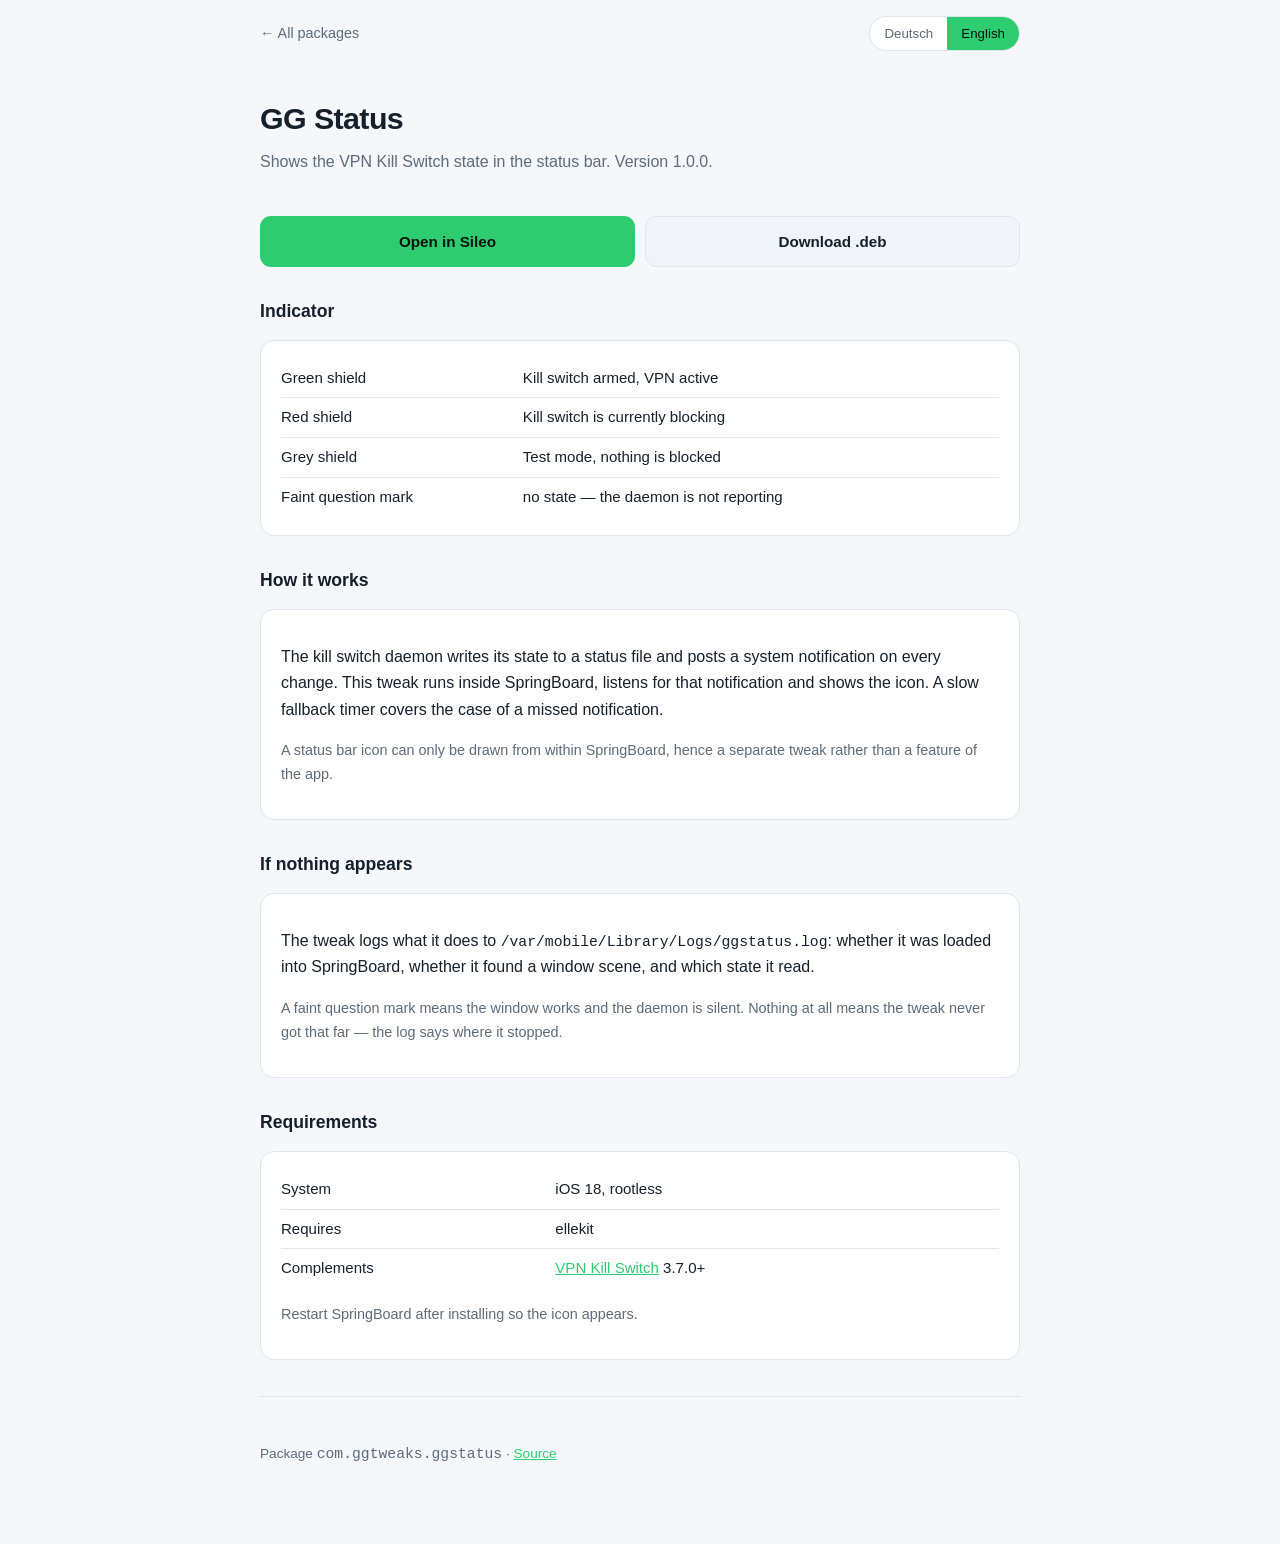
<file: depictions/ggstatus/index.html>
<!doctype html>
<html lang="de">
<head>
<meta charset="utf-8">
<meta name="viewport" content="width=device-width, initial-scale=1">
<title>GG Status — GGTweaks</title>
<link rel="icon" href="../../favicon.png">
<link rel="stylesheet" href="../../assets/style.css">
<script src="../../assets/lang.js" defer></script>
</head>
<body>
<div class="wrap">

<div class="topbar">
  <a class="back" href="../../"><span data-lang="de">← Alle Pakete</span><span data-lang="en">← All packages</span></a>
  <div class="langtoggle" role="group" aria-label="Sprache / Language">
    <button id="btn-de" aria-pressed="true">Deutsch</button>
    <button id="btn-en" aria-pressed="false">English</button>
  </div>
</div>

<header>
  <h1>GG Status</h1>
  <p class="lead" data-lang="de">
    Zeigt den Zustand des VPN Kill Switch in der Statusleiste. Version 1.0.0.
  </p>
  <p class="lead" data-lang="en">
    Shows the VPN Kill Switch state in the status bar. Version 1.0.0.
  </p>
</header>

<div class="btns">
  <a class="btn primary" href="sileo://source/https://fabiangold.github.io/ggtweaks/">
    <span data-lang="de">In Sileo öffnen</span><span data-lang="en">Open in Sileo</span>
  </a>
  <a class="btn plain" href="../../debs/com.ggtweaks.ggstatus_1.0.0_iphoneos-arm64.deb">
    <span data-lang="de">.deb laden</span><span data-lang="en">Download .deb</span>
  </a>
</div>

<h2 data-lang="de">Anzeige</h2>
<h2 data-lang="en">Indicator</h2>
<div class="card">
  <table>
    <tr>
      <td data-lang="de">Grünes Schild</td><td data-lang="en">Green shield</td>
      <td data-lang="de">Kill Switch scharf, VPN aktiv</td>
      <td data-lang="en">Kill switch armed, VPN active</td>
    </tr>
    <tr>
      <td data-lang="de">Rotes Schild</td><td data-lang="en">Red shield</td>
      <td data-lang="de">Kill Switch blockiert gerade</td>
      <td data-lang="en">Kill switch is currently blocking</td>
    </tr>
    <tr>
      <td data-lang="de">Graues Schild</td><td data-lang="en">Grey shield</td>
      <td data-lang="de">Testmodus, es wird nichts gesperrt</td>
      <td data-lang="en">Test mode, nothing is blocked</td>
    </tr>
    <tr>
      <td data-lang="de">Blasses Fragezeichen</td><td data-lang="en">Faint question mark</td>
      <td data-lang="de">kein Zustand — der Dienst meldet sich nicht</td>
      <td data-lang="en">no state — the daemon is not reporting</td>
    </tr>
  </table>
</div>

<h2 data-lang="de">Funktionsweise</h2>
<h2 data-lang="en">How it works</h2>
<div class="card">
  <p data-lang="de">
    Der Kill-Switch-Dienst schreibt seinen Zustand in eine Statusdatei und meldet
    jede Änderung über eine Systemkennung. Dieser Tweak läuft in SpringBoard,
    horcht auf diese Meldung und blendet das Symbol ein. Ein langsamer
    Sicherheitstakt fängt ab, falls eine Meldung verlorengeht.
  </p>
  <p data-lang="en">
    The kill switch daemon writes its state to a status file and posts a system
    notification on every change. This tweak runs inside SpringBoard, listens for
    that notification and shows the icon. A slow fallback timer covers the case
    of a missed notification.
  </p>
  <p class="note" data-lang="de">
    Ein Symbol in der Statusleiste lässt sich nur aus SpringBoard heraus
    anzeigen — deshalb ein eigener Tweak statt einer Funktion der App.
  </p>
  <p class="note" data-lang="en">
    A status bar icon can only be drawn from within SpringBoard, hence a separate
    tweak rather than a feature of the app.
  </p>
</div>

<h2 data-lang="de">Wenn nichts erscheint</h2>
<h2 data-lang="en">If nothing appears</h2>
<div class="card">
  <p data-lang="de">
    Der Tweak schreibt mit, was er tut:
    <code>/var/mobile/Library/Logs/ggstatus.log</code>. Dort steht, ob er in
    SpringBoard geladen wurde, ob er eine Fensterszene gefunden hat und
    welchen Zustand er gelesen hat.
  </p>
  <p data-lang="en">
    The tweak logs what it does to
    <code>/var/mobile/Library/Logs/ggstatus.log</code>: whether it was loaded
    into SpringBoard, whether it found a window scene, and which state it read.
  </p>
  <p class="note" data-lang="de">
    Ein blasses Fragezeichen heißt: das Fenster steht, nur der Dienst meldet
    sich nicht. Gar kein Symbol heißt: der Tweak ist nicht so weit gekommen —
    das Log sagt, wo er stehengeblieben ist.
  </p>
  <p class="note" data-lang="en">
    A faint question mark means the window works and the daemon is silent.
    Nothing at all means the tweak never got that far — the log says where it
    stopped.
  </p>
</div>

<h2 data-lang="de">Voraussetzungen</h2>
<h2 data-lang="en">Requirements</h2>
<div class="card">
  <table>
    <tr><td data-lang="de">System</td><td data-lang="en">System</td><td>iOS 18, rootless</td></tr>
    <tr><td data-lang="de">Benötigt</td><td data-lang="en">Requires</td><td>ellekit</td></tr>
    <tr>
      <td data-lang="de">Ergänzt</td><td data-lang="en">Complements</td>
      <td><a href="../vpnkillswitch/">VPN Kill Switch</a> 3.7.0+</td>
    </tr>
  </table>
  <p class="note" data-lang="de">
    Nach der Installation SpringBoard neu starten, damit das Symbol erscheint.
  </p>
  <p class="note" data-lang="en">
    Restart SpringBoard after installing so the icon appears.
  </p>
</div>

<footer>
  <p data-lang="de">Paket <code>com.ggtweaks.ggstatus</code> · <a href="https://github.com/fabiangold/ggtweaks">Quellcode</a></p>
  <p data-lang="en">Package <code>com.ggtweaks.ggstatus</code> · <a href="https://github.com/fabiangold/ggtweaks">Source</a></p>
</footer>

</div>
</body>
</html>
</file>
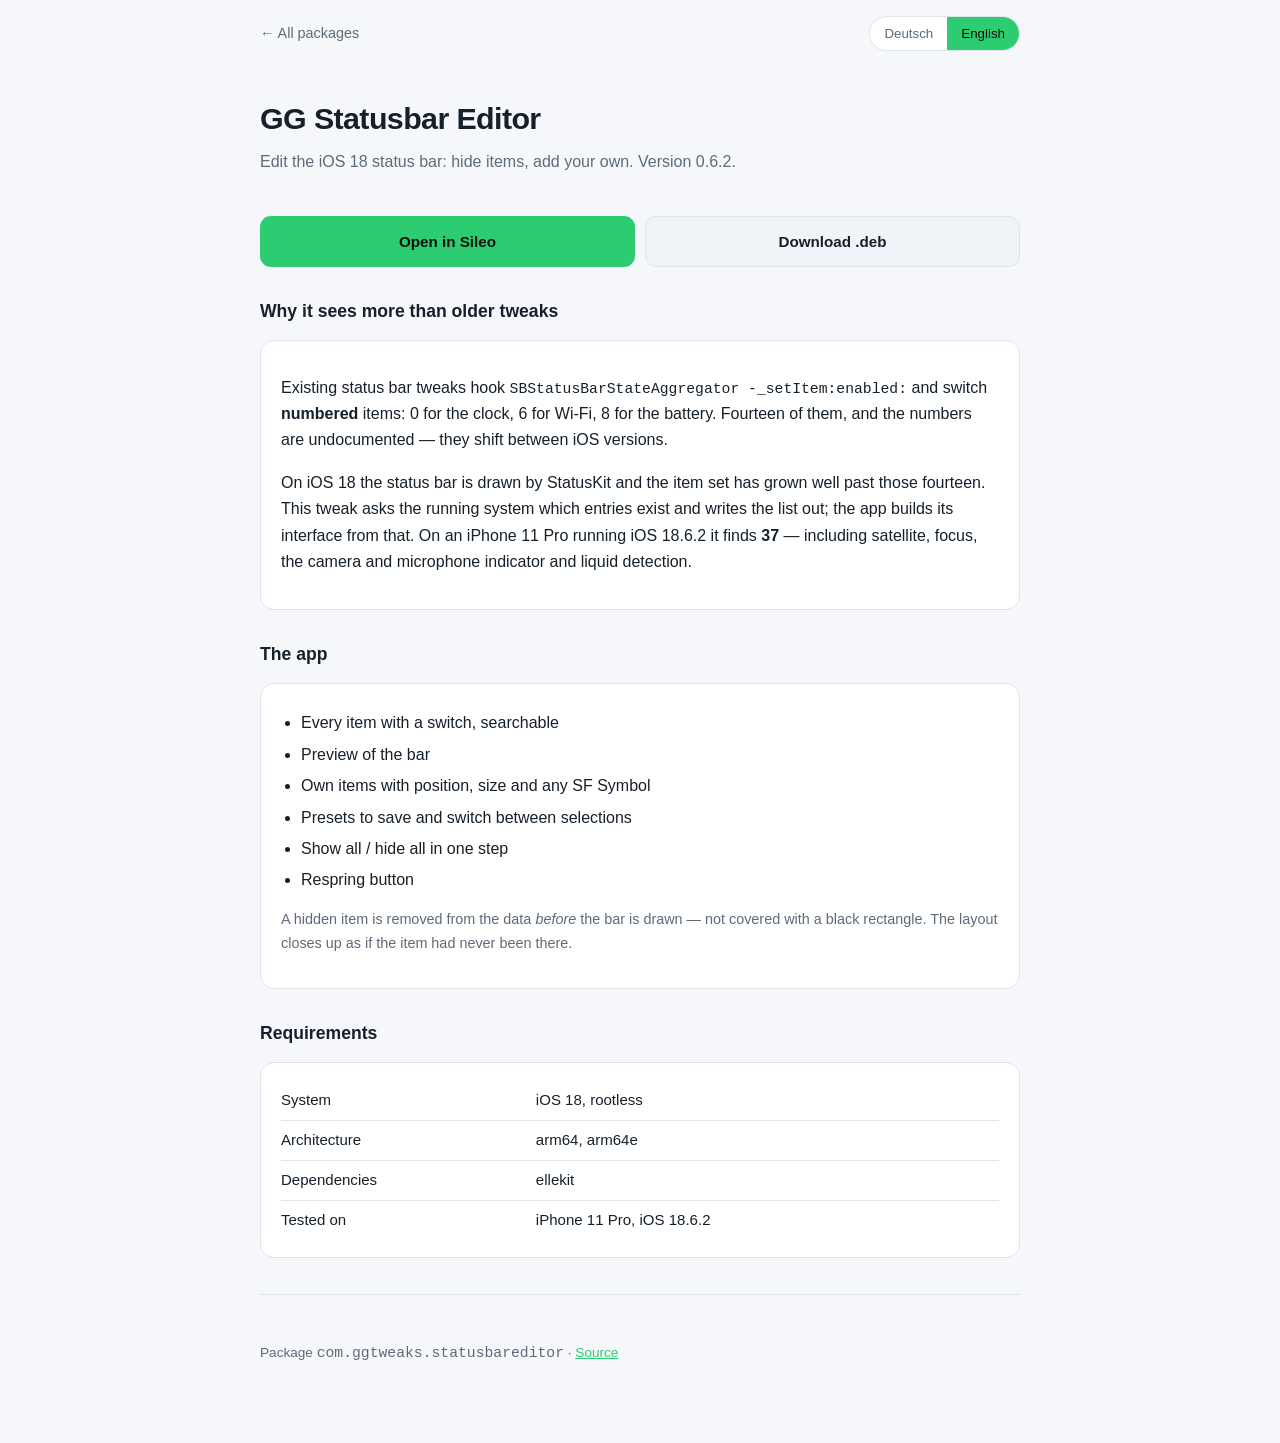
<file: depictions/statusbareditor/index.html>
<!doctype html>
<html lang="de">
<head>
<meta charset="utf-8">
<meta name="viewport" content="width=device-width, initial-scale=1">
<title>GG Statusbar Editor — GGTweaks</title>
<link rel="icon" href="../../favicon.png">
<link rel="stylesheet" href="../../assets/style.css">
<script src="../../assets/lang.js" defer></script>
</head>
<body>
<div class="wrap">

<div class="topbar">
  <a class="back" href="../../"><span data-lang="de">← Alle Pakete</span><span data-lang="en">← All packages</span></a>
  <div class="langtoggle" role="group" aria-label="Sprache / Language">
    <button id="btn-de" aria-pressed="true">Deutsch</button>
    <button id="btn-en" aria-pressed="false">English</button>
  </div>
</div>

<header>
  <h1>GG Statusbar Editor</h1>
  <p class="lead" data-lang="de">
    Die Statusleiste von iOS 18 bearbeiten: Elemente ausblenden, eigene ergänzen. Version 0.6.2.
  </p>
  <p class="lead" data-lang="en">
    Edit the iOS 18 status bar: hide items, add your own. Version 0.6.2.
  </p>
</header>

<div class="btns">
  <a class="btn primary" href="sileo://source/https://fabiangold.github.io/ggtweaks/">
    <span data-lang="de">In Sileo öffnen</span><span data-lang="en">Open in Sileo</span>
  </a>
  <a class="btn plain" href="../../debs/com.ggtweaks.statusbareditor_0.6.2_iphoneos-arm64.deb">
    <span data-lang="de">.deb laden</span><span data-lang="en">Download .deb</span>
  </a>
</div>

<h2 data-lang="de">Warum er mehr sieht als ältere Tweaks</h2>
<h2 data-lang="en">Why it sees more than older tweaks</h2>
<div class="card">
  <p data-lang="de">
    Bisherige Statusleisten-Tweaks hängen sich an
    <code>SBStatusBarStateAggregator -_setItem:enabled:</code> und schalten
    <strong>nummerierte</strong> Elemente: 0 für die Uhr, 6 für WLAN, 8 für die
    Batterie. Vierzehn Stück, und die Nummern stehen nirgends geschrieben — sie
    verschieben sich zwischen den iOS-Versionen.
  </p>
  <p data-lang="en">
    Existing status bar tweaks hook
    <code>SBStatusBarStateAggregator -_setItem:enabled:</code> and switch
    <strong>numbered</strong> items: 0 for the clock, 6 for Wi-Fi, 8 for the
    battery. Fourteen of them, and the numbers are undocumented — they shift
    between iOS versions.
  </p>
  <p data-lang="de">
    Auf iOS 18 zeichnet StatusKit die Leiste, und die Zahl der Einträge ist
    deutlich gewachsen. Dieser Tweak fragt das laufende System, welche es gibt,
    und schreibt die Liste heraus; die App baut ihre Oberfläche daraus. Auf einem
    iPhone 11 Pro mit iOS 18.6.2 findet er <strong>37</strong> — darunter
    Satellit, Fokus, die Kamera- und Mikrofonanzeige und die
    Flüssigkeitswarnung.
  </p>
  <p data-lang="en">
    On iOS 18 the status bar is drawn by StatusKit and the item set has grown
    well past those fourteen. This tweak asks the running system which entries
    exist and writes the list out; the app builds its interface from that. On an
    iPhone 11 Pro running iOS 18.6.2 it finds <strong>37</strong> — including
    satellite, focus, the camera and microphone indicator and liquid detection.
  </p>
</div>

<h2 data-lang="de">Die App</h2>
<h2 data-lang="en">The app</h2>
<div class="card">
  <ul data-lang="de">
    <li>Jedes Element mit Schalter, durchsuchbar</li>
    <li>Vorschau der Leiste</li>
    <li>Eigene Elemente mit Position, Größe und beliebigem SF-Symbol</li>
    <li>Voreinstellungen zum Sichern und Umschalten</li>
    <li>Alles anzeigen / alles ausblenden in einem Schritt</li>
    <li>Respring-Schaltfläche</li>
  </ul>
  <ul data-lang="en">
    <li>Every item with a switch, searchable</li>
    <li>Preview of the bar</li>
    <li>Own items with position, size and any SF Symbol</li>
    <li>Presets to save and switch between selections</li>
    <li>Show all / hide all in one step</li>
    <li>Respring button</li>
  </ul>
  <p class="note" data-lang="de">
    Ein ausgeblendetes Element wird aus den Daten entfernt, <em>bevor</em> die
    Leiste gezeichnet wird — nicht mit einem schwarzen Rechteck überdeckt. Das
    Layout rückt zusammen, als hätte es das Element nie gegeben.
  </p>
  <p class="note" data-lang="en">
    A hidden item is removed from the data <em>before</em> the bar is drawn — not
    covered with a black rectangle. The layout closes up as if the item had never
    been there.
  </p>
</div>

<h2 data-lang="de">Voraussetzungen</h2>
<h2 data-lang="en">Requirements</h2>
<div class="card">
  <table>
    <tr><td data-lang="de">System</td><td data-lang="en">System</td><td>iOS 18, rootless</td></tr>
    <tr><td data-lang="de">Architektur</td><td data-lang="en">Architecture</td><td>arm64, arm64e</td></tr>
    <tr><td data-lang="de">Abhängigkeiten</td><td data-lang="en">Dependencies</td><td>ellekit</td></tr>
    <tr><td data-lang="de">Getestet auf</td><td data-lang="en">Tested on</td><td>iPhone 11 Pro, iOS 18.6.2</td></tr>
  </table>
</div>

<footer>
  <p data-lang="de">Paket <code>com.ggtweaks.statusbareditor</code> · <a href="https://github.com/fabiangold/ggtweaks">Quellcode</a></p>
  <p data-lang="en">Package <code>com.ggtweaks.statusbareditor</code> · <a href="https://github.com/fabiangold/ggtweaks">Source</a></p>
</footer>

</div>
</body>
</html>
</file>
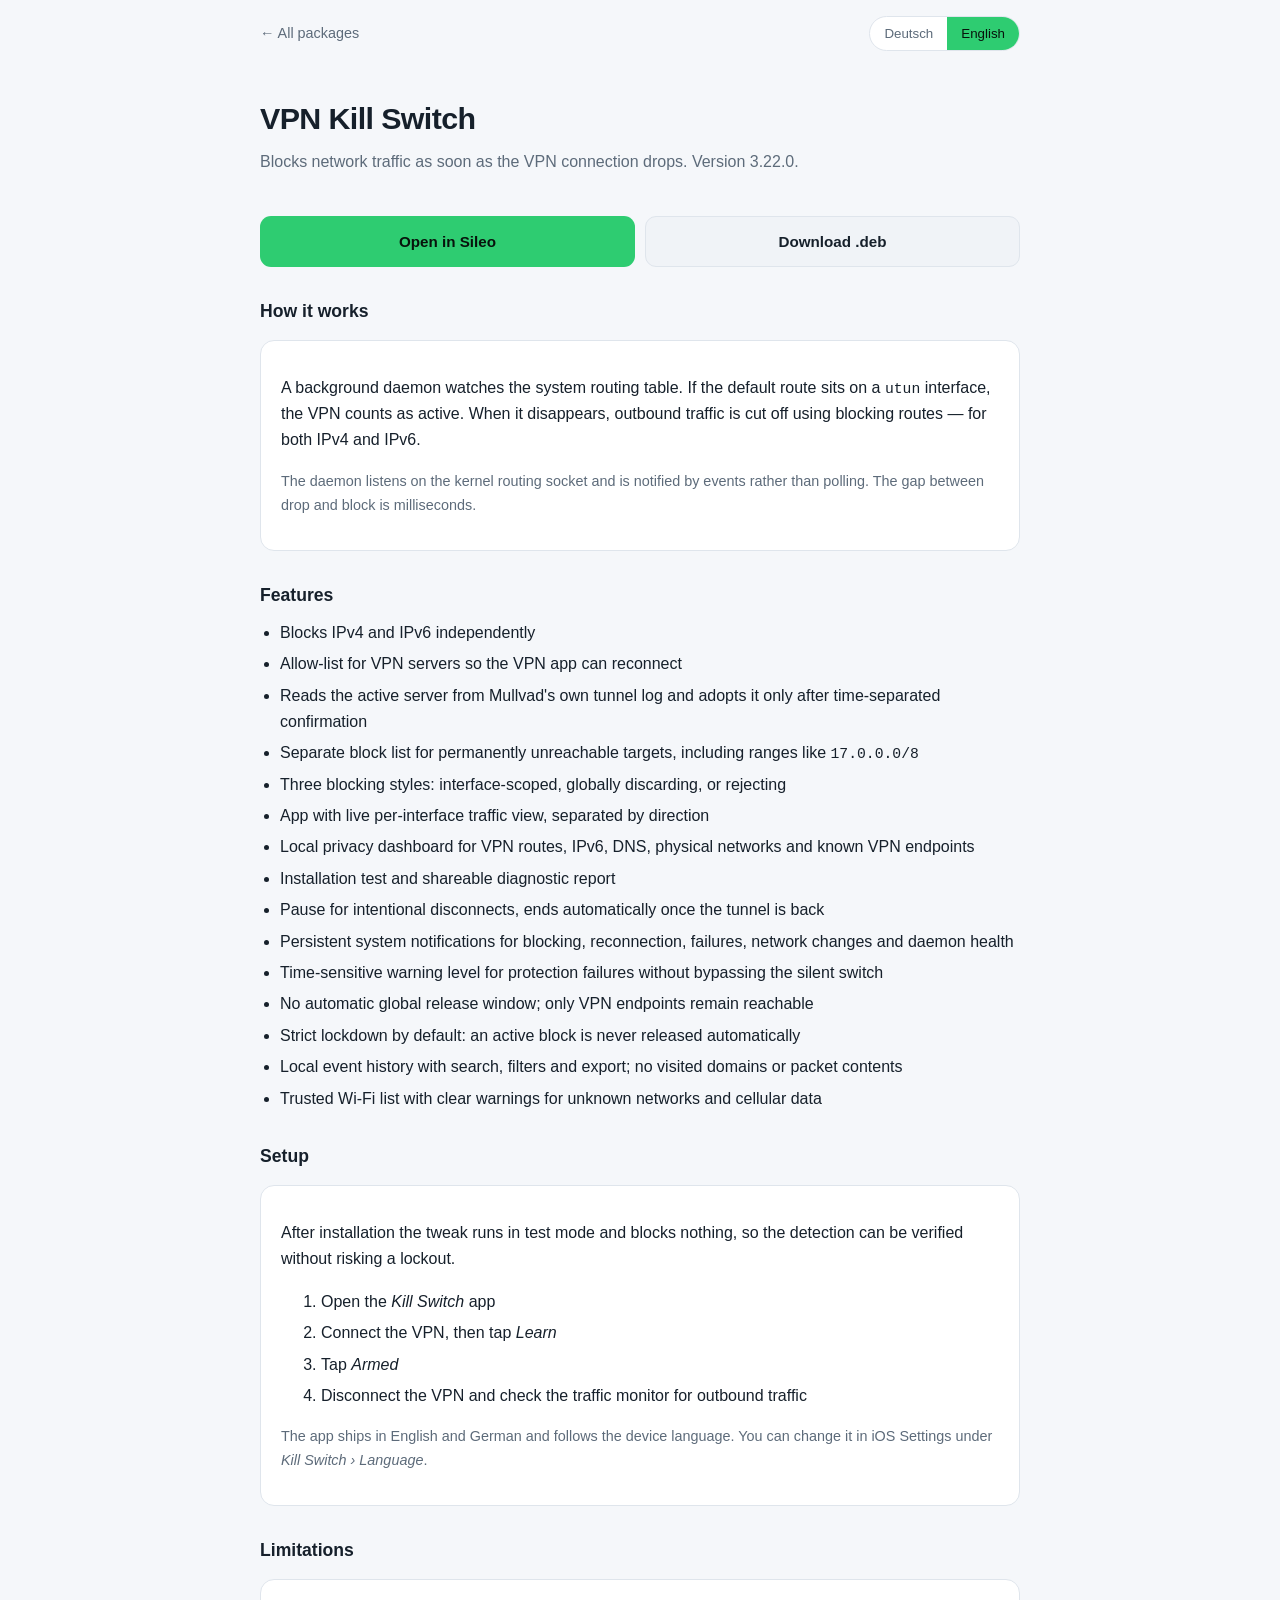
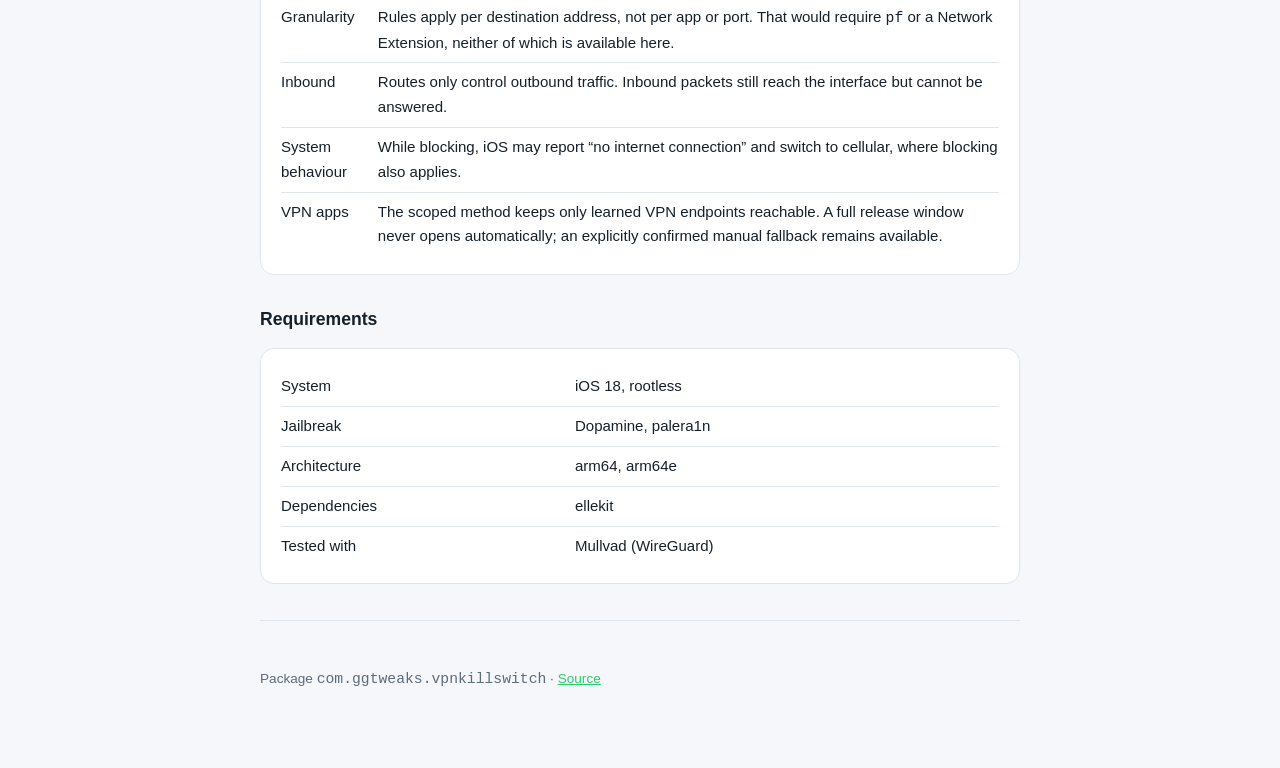
<file: depictions/vpnkillswitch/index.html>
<!doctype html>
<html lang="de">
<head>
<meta charset="utf-8">
<meta name="viewport" content="width=device-width, initial-scale=1">
<title>VPN Kill Switch — GGTweaks</title>
<link rel="icon" href="../../favicon.png">
<link rel="stylesheet" href="../../assets/style.css">
<script src="../../assets/lang.js" defer></script>
</head>
<body>
<div class="wrap">

<div class="topbar">
  <a class="back" href="../../"><span data-lang="de">← Alle Pakete</span><span data-lang="en">← All packages</span></a>
  <div class="langtoggle" role="group" aria-label="Sprache / Language">
    <button id="btn-de" aria-pressed="true">Deutsch</button>
    <button id="btn-en" aria-pressed="false">English</button>
  </div>
</div>

<header>
  <h1>VPN Kill Switch</h1>
  <p class="lead" data-lang="de">
    Blockiert den Netzwerkverkehr, sobald die VPN-Verbindung abbricht. Version 3.22.0.
  </p>
  <p class="lead" data-lang="en">
    Blocks network traffic as soon as the VPN connection drops. Version 3.22.0.
  </p>
</header>

<div class="btns">
  <a class="btn primary" href="sileo://source/https://fabiangold.github.io/ggtweaks/">
    <span data-lang="de">In Sileo öffnen</span><span data-lang="en">Open in Sileo</span>
  </a>
  <a class="btn plain" href="../../debs/com.ggtweaks.vpnkillswitch_3.22.0_iphoneos-arm64.deb">
    <span data-lang="de">.deb laden</span><span data-lang="en">Download .deb</span>
  </a>
</div>

<h2 data-lang="de">Funktionsweise</h2>
<h2 data-lang="en">How it works</h2>
<div class="card">
  <p data-lang="de">
    Ein Hintergrunddienst beobachtet die Routing-Tabelle des Systems. Liegt die
    Default-Route auf einem <code>utun</code>-Interface, gilt das VPN als aktiv.
    Verschwindet sie, wird der ausgehende Verkehr über Sperrrouten unterbunden –
    für IPv4 und IPv6.
  </p>
  <p data-lang="en">
    A background daemon watches the system routing table. If the default route
    sits on a <code>utun</code> interface, the VPN counts as active. When it
    disappears, outbound traffic is cut off using blocking routes — for both
    IPv4 and IPv6.
  </p>
  <p class="note" data-lang="de">
    Der Dienst hängt am Routing-Socket des Kernels und wird über Ereignisse
    benachrichtigt, statt in festen Abständen nachzusehen. Zwischen Abriss und
    Sperre liegen Millisekunden.
  </p>
  <p class="note" data-lang="en">
    The daemon listens on the kernel routing socket and is notified by events
    rather than polling. The gap between drop and block is milliseconds.
  </p>
</div>

<h2 data-lang="de">Funktionen</h2>
<h2 data-lang="en">Features</h2>
<ul data-lang="de">
  <li>Sperrt IPv4 und IPv6 getrennt voneinander</li>
  <li>Ausnahmeliste für VPN-Server, damit die VPN-App neu verbinden kann</li>
  <li>Liest den aktiven Server aus Mullvads eigenem Tunnelprotokoll und übernimmt ihn erst nach zeitlich getrennter Bestätigung</li>
  <li>Eigene Sperrliste für dauerhaft blockierte Ziele, auch ganze Bereiche wie <code>17.0.0.0/8</code></li>
  <li>Drei Sperrverfahren wählbar: an Interfaces gebunden, global verwerfend oder ablehnend</li>
  <li>App mit Live-Anzeige des Datenverkehrs pro Interface, getrennt nach Richtung</li>
  <li>Lokale Datenschutzübersicht für VPN-Routen, IPv6, DNS, physische Netze und bekannte VPN-Endpunkte</li>
  <li>Installationstest und Diagnosebericht zum Weitergeben</li>
  <li>Pause-Funktion für gewollte Trennungen, endet automatisch bei bestehender Verbindung</li>
  <li>Dauerhafte Systemmitteilungen für Sperre, Wiederverbindung, Fehler, Netzwechsel und Dienstzustand</li>
  <li>Zeitkritische Warnstufe für Schutzfehler, ohne den Stummschalter zu umgehen</li>
  <li>Kein automatisches globales Freigabefenster mehr; nur VPN-Endpunkte bleiben erreichbar</li>
  <li>Strikter Lockdown als Standard: Eine aktive Sperre wird niemals automatisch aufgehoben</li>
  <li>Lokaler Ereignisverlauf mit Suche, Filtern und Export; ohne besuchte Domains oder Paketinhalte</li>
  <li>Vertrauensliste für WLANs mit deutlichen Warnungen bei unbekannten Netzen und Mobilfunk</li>
</ul>
<ul data-lang="en">
  <li>Blocks IPv4 and IPv6 independently</li>
  <li>Allow-list for VPN servers so the VPN app can reconnect</li>
  <li>Reads the active server from Mullvad's own tunnel log and adopts it only after time-separated confirmation</li>
  <li>Separate block list for permanently unreachable targets, including ranges like <code>17.0.0.0/8</code></li>
  <li>Three blocking styles: interface-scoped, globally discarding, or rejecting</li>
  <li>App with live per-interface traffic view, separated by direction</li>
  <li>Local privacy dashboard for VPN routes, IPv6, DNS, physical networks and known VPN endpoints</li>
  <li>Installation test and shareable diagnostic report</li>
  <li>Pause for intentional disconnects, ends automatically once the tunnel is back</li>
  <li>Persistent system notifications for blocking, reconnection, failures, network changes and daemon health</li>
  <li>Time-sensitive warning level for protection failures without bypassing the silent switch</li>
  <li>No automatic global release window; only VPN endpoints remain reachable</li>
  <li>Strict lockdown by default: an active block is never released automatically</li>
  <li>Local event history with search, filters and export; no visited domains or packet contents</li>
  <li>Trusted Wi-Fi list with clear warnings for unknown networks and cellular data</li>
</ul>

<h2 data-lang="de">Einrichtung</h2>
<h2 data-lang="en">Setup</h2>
<div class="card">
  <p data-lang="de">
    Nach der Installation ist der Tweak im Testmodus und blockiert nichts. So
    lässt sich die Erkennung prüfen, ohne sich auszusperren.
  </p>
  <p data-lang="en">
    After installation the tweak runs in test mode and blocks nothing, so the
    detection can be verified without risking a lockout.
  </p>
  <ol data-lang="de">
    <li>App <em>Kill Switch</em> öffnen</li>
    <li>VPN verbinden, dann <em>Lernen</em> antippen</li>
    <li><em>Scharf</em> antippen</li>
    <li>VPN trennen und im Verkehrsmonitor prüfen, dass nichts mehr ausgeht</li>
  </ol>
  <ol data-lang="en">
    <li>Open the <em>Kill Switch</em> app</li>
    <li>Connect the VPN, then tap <em>Learn</em></li>
    <li>Tap <em>Armed</em></li>
    <li>Disconnect the VPN and check the traffic monitor for outbound traffic</li>
  </ol>
  <p class="note" data-lang="de">
    Die App ist auf Englisch und Deutsch verfügbar und folgt der Sprache
    des Geräts. Umstellen lässt sie sich in den iOS-Einstellungen unter
    <em>Kill Switch &rsaquo; Sprache</em>.
  </p>
  <p class="note" data-lang="en">
    The app ships in English and German and follows the device language.
    You can change it in iOS Settings under <em>Kill Switch &rsaquo;
    Language</em>.
  </p>
</div>

<h2 data-lang="de">Grenzen</h2>
<h2 data-lang="en">Limitations</h2>
<div class="card">
  <table>
    <tr>
      <td data-lang="de">Granularität</td><td data-lang="en">Granularity</td>
      <td data-lang="de">Regeln gelten pro Ziel-Adresse, nicht pro App oder Port. Dafür wären <code>pf</code> oder eine Network Extension nötig; iOS stellt beides hier nicht bereit.</td>
      <td data-lang="en">Rules apply per destination address, not per app or port. That would require <code>pf</code> or a Network Extension, neither of which is available here.</td>
    </tr>
    <tr>
      <td data-lang="de">Eingehend</td><td data-lang="en">Inbound</td>
      <td data-lang="de">Routen steuern nur ausgehenden Verkehr. Eingehende Pakete erreichen weiterhin die Schnittstelle, können aber nicht beantwortet werden.</td>
      <td data-lang="en">Routes only control outbound traffic. Inbound packets still reach the interface but cannot be answered.</td>
    </tr>
    <tr>
      <td data-lang="de">Systemverhalten</td><td data-lang="en">System behaviour</td>
      <td data-lang="de">Bei aktiver Sperre meldet iOS gegebenenfalls „keine Internetverbindung“ und wechselt auf Mobilfunk, wo ebenfalls gesperrt wird.</td>
      <td data-lang="en">While blocking, iOS may report “no internet connection” and switch to cellular, where blocking also applies.</td>
    </tr>
    <tr>
      <td data-lang="de">VPN-Apps</td><td data-lang="en">VPN apps</td>
      <td data-lang="de">Das scoped-Verfahren hält gezielt nur die gelernten VPN-Endpunkte erreichbar. Ein vollständiges Freigabefenster öffnet sich nicht automatisch; für den Notfall gibt es eine ausdrücklich bestätigte manuelle Funktion.</td>
      <td data-lang="en">The scoped method keeps only learned VPN endpoints reachable. A full release window never opens automatically; an explicitly confirmed manual fallback remains available.</td>
    </tr>
  </table>
</div>

<h2 data-lang="de">Voraussetzungen</h2>
<h2 data-lang="en">Requirements</h2>
<div class="card">
  <table>
    <tr><td data-lang="de">System</td><td data-lang="en">System</td><td>iOS 18, rootless</td></tr>
    <tr><td data-lang="de">Jailbreak</td><td data-lang="en">Jailbreak</td><td>Dopamine, palera1n</td></tr>
    <tr><td data-lang="de">Architektur</td><td data-lang="en">Architecture</td><td>arm64, arm64e</td></tr>
    <tr><td data-lang="de">Abhängigkeiten</td><td data-lang="en">Dependencies</td><td>ellekit</td></tr>
    <tr><td data-lang="de">Getestet mit</td><td data-lang="en">Tested with</td><td>Mullvad (WireGuard)</td></tr>
  </table>
</div>

<footer>
  <p data-lang="de">
    Paket <code>com.ggtweaks.vpnkillswitch</code> ·
    <a href="https://github.com/fabiangold/ggtweaks">Quellcode</a>
  </p>
  <p data-lang="en">
    Package <code>com.ggtweaks.vpnkillswitch</code> ·
    <a href="https://github.com/fabiangold/ggtweaks">Source</a>
  </p>
</footer>

</div>
</body>
</html>
</file>
<file: assets/style.css>
/* Gemeinsame Gestaltung für Startseite und Paketseiten. */
:root {
  --bg:#0e141b; --card:#161f2a; --line:#243140;
  --fg:#e8eef5; --dim:#93a3b5; --accent:#2ecc71;
}
* { box-sizing:border-box; }
body {
  margin:0; padding:0 20px 64px;
  font:16px/1.65 -apple-system, BlinkMacSystemFont, "Segoe UI", Roboto, sans-serif;
  background:var(--bg); color:var(--fg);
}
.wrap { max-width:760px; margin:0 auto; }
a { color:var(--accent); }

/* Kopfzeile mit Sprachumschalter */
.topbar {
  display:flex; align-items:center; justify-content:space-between;
  padding:16px 0; gap:12px;
}
.back { color:var(--dim); text-decoration:none; font-size:.9rem; }
.back:hover { color:var(--accent); }
.langtoggle {
  display:inline-flex; border:1px solid var(--line); border-radius:999px;
  overflow:hidden; background:var(--card); flex:0 0 auto;
}
.langtoggle button {
  appearance:none; border:0; background:transparent; color:var(--dim);
  font:600 13px/1 inherit; padding:9px 14px; cursor:pointer;
}
.langtoggle button[aria-pressed="true"] { background:var(--accent); color:#08130c; }

header { padding:12px 0 26px; }
header.center { text-align:center; }
header img { width:96px; height:96px; border-radius:22px; }
h1 { font-size:1.9rem; margin:14px 0 6px; letter-spacing:-.02em; }
.lead { color:var(--dim); margin:0; }

h2 { font-size:1.1rem; margin:30px 0 10px; }
h3 { font-size:1rem; margin:22px 0 4px; }

.card {
  background:var(--card); border:1px solid var(--line);
  border-radius:14px; padding:18px 20px; margin:14px 0;
}
/* Paketliste auf der Startseite */
a.pkg {
  display:block; text-decoration:none; color:inherit;
  background:var(--card); border:1px solid var(--line);
  border-radius:14px; padding:18px 20px; margin:12px 0;
}
a.pkg:hover { border-color:var(--accent); }
a.pkg .name { font-weight:600; font-size:1.05rem; }
a.pkg .ver { color:var(--dim); font-size:.85rem; font-weight:400; margin-left:8px; }
a.pkg .desc { color:var(--dim); margin:5px 0 0; font-size:.95rem; }

code, .url { font-family:ui-monospace, SFMono-Regular, Menlo, monospace; font-size:.92rem; }
.url {
  display:block; background:#0b1017; border:1px solid var(--line);
  border-radius:10px; padding:12px 14px; margin:10px 0 4px;
  color:var(--accent); word-break:break-all; user-select:all;
}
ul { padding-left:20px; margin:8px 0; }
li { margin:5px 0; }
table { width:100%; border-collapse:collapse; font-size:.94rem; }
td { padding:7px 0; border-bottom:1px solid var(--line); vertical-align:top; }
td:first-child { color:var(--dim); width:38%; }
tr:last-child td { border-bottom:0; }

.note { color:var(--dim); font-size:.9rem; }
.btns { display:flex; gap:10px; flex-wrap:wrap; margin:14px 0 0; }
.btn {
  flex:1 1 150px; text-align:center; text-decoration:none; padding:12px 16px;
  border-radius:11px; font-weight:600; font-size:.95rem; border:1px solid var(--line);
}
.btn.primary { background:var(--accent); color:#08130c; border-color:transparent; }
.btn.plain { background:#0b1017; color:var(--fg); }
footer { color:var(--dim); font-size:.85rem; padding-top:32px; border-top:1px solid var(--line); margin-top:36px; }

html[lang="de"] [data-lang="en"], html[lang="en"] [data-lang="de"] { display:none; }

@media (prefers-color-scheme: light) {
  :root { --bg:#f5f7fa; --card:#fff; --line:#dfe5ec; --fg:#16202b; --dim:#5d6b7a; }
  .url, .btn.plain { background:#f0f3f7; }
}
</file>
